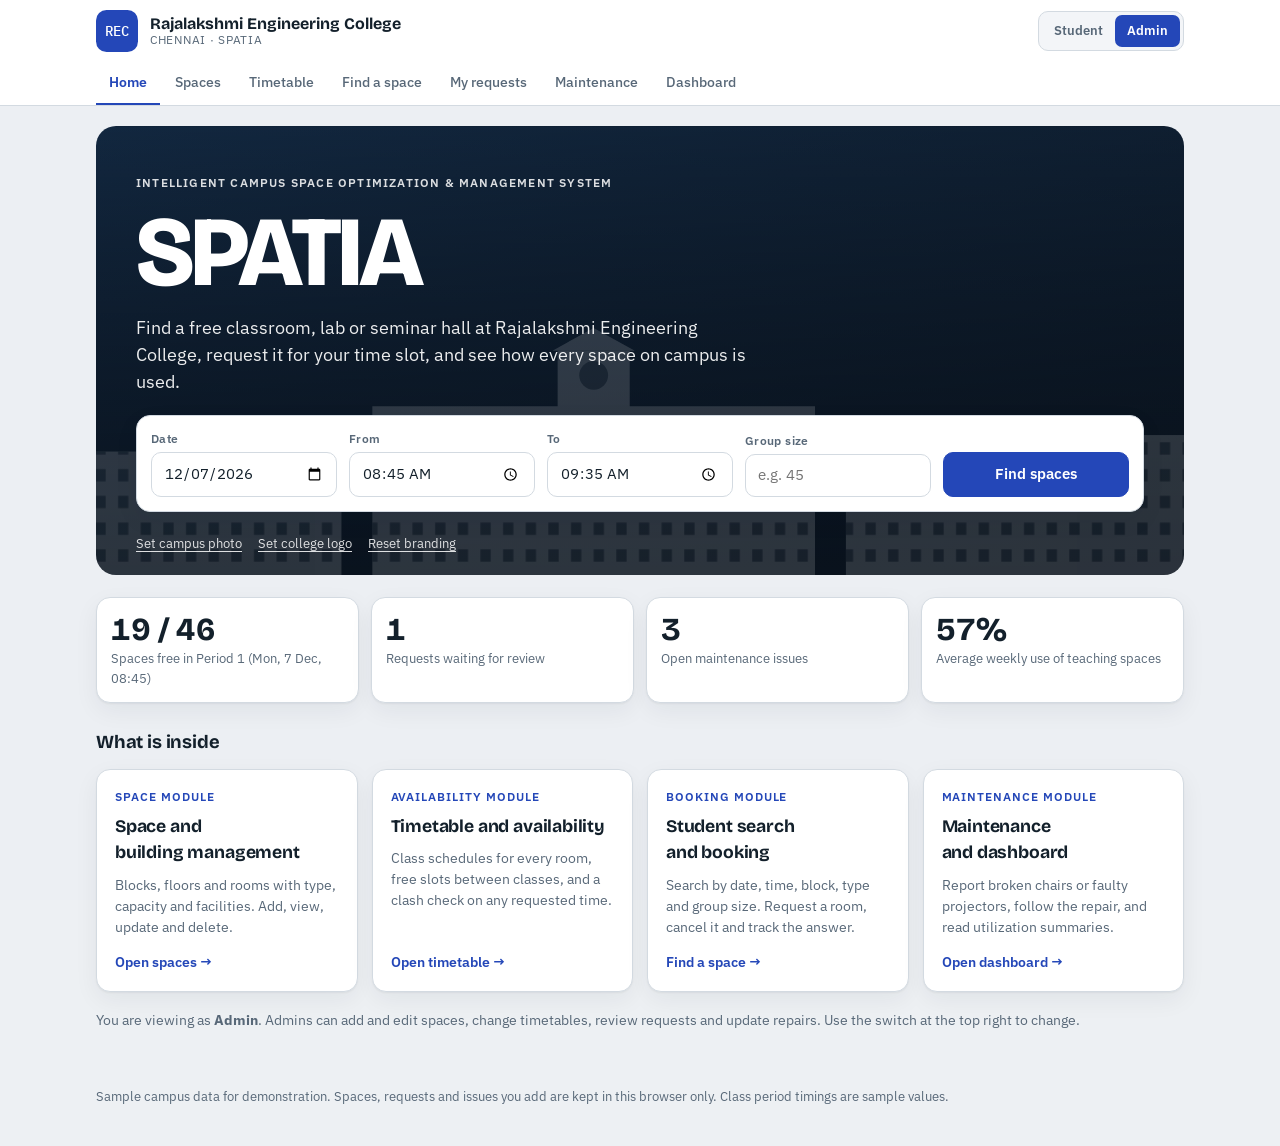
<file: Index.html>
<!doctype html><html><head><meta charset=utf8><meta name=viewport content="width=device-width,initial-scale=1,viewport-fit=cover"><style>:root{color-scheme:light;box-sizing:border-box;padding-top:env(safe-area-inset-top,0px);padding-bottom:env(safe-area-inset-bottom,0px)}html{scroll-padding-top:env(safe-area-inset-top,0px)}body{margin:0;padding:0;font:14px -apple-system,BlinkMacSystemFont,sans-serif;background:#fff;color:#000}img{max-width:100%}[hidden]:not([hidden=until-found i]){display:none!important}</style></head><body>
<title>SPATIA</title>
<meta name="claude:viewport-fit-sides" content="cover">
<link rel="preconnect" href="https://fonts.googleapis.com">
<link rel="preconnect" href="https://fonts.gstatic.com" crossorigin>
<link rel="stylesheet" href="https://fonts.googleapis.com/css2?family=Bricolage+Grotesque:opsz,wght@12..96,500..800&family=IBM+Plex+Sans:wght@400;500;600&family=IBM+Plex+Mono:wght@400;500&display=swap">
<style>
/* Layout: sticky header with college identity + role switch, scrolling nav, one page per module, photo as fixed backdrop under a theme veil */
:root{
  --bg:#EDF0F3; --surface:#FFFFFF; --surface-2:#F3F5F8; --fg:#13202B; --muted:#586878; --line:#D3DAE1;
  --accent:#2447B8; --accent-fg:#FFFFFF; --accent-soft:#E1E8FA;
  --free:#17724F; --free-soft:#DAF0E6; --warn:#8A5B00; --warn-soft:#FBEBC8; --bad:#B3261E; --bad-soft:#F9DEDB;
  --veil:rgba(237,240,243,.9); --shadow:0 1px 2px rgba(19,32,43,.06),0 8px 24px rgba(19,32,43,.06);
  --f-display:'Bricolage Grotesque',system-ui,sans-serif; --f-body:'IBM Plex Sans',system-ui,sans-serif; --f-mono:'IBM Plex Mono',ui-monospace,monospace;
}
@media (prefers-color-scheme: dark){
  :root:not([data-theme="light"]){
    --bg:#0C141B; --surface:#141F29; --surface-2:#1A2733; --fg:#E6ECF2; --muted:#93A3B3; --line:#2A3947;
    --accent:#8DA6FF; --accent-fg:#0C141B; --accent-soft:#1E2A52;
    --free:#5FD3A1; --free-soft:#12392B; --warn:#F0C25E; --warn-soft:#3D2F0A; --bad:#FF8A80; --bad-soft:#451A17;
    --veil:rgba(12,20,27,.9); --shadow:0 1px 2px rgba(0,0,0,.3),0 8px 24px rgba(0,0,0,.25); color-scheme:dark;
  }
}
:root[data-theme="dark"]{
  --bg:#0C141B; --surface:#141F29; --surface-2:#1A2733; --fg:#E6ECF2; --muted:#93A3B3; --line:#2A3947;
  --accent:#8DA6FF; --accent-fg:#0C141B; --accent-soft:#1E2A52;
  --free:#5FD3A1; --free-soft:#12392B; --warn:#F0C25E; --warn-soft:#3D2F0A; --bad:#FF8A80; --bad-soft:#451A17;
  --veil:rgba(12,20,27,.9); --shadow:0 1px 2px rgba(0,0,0,.3),0 8px 24px rgba(0,0,0,.25); color-scheme:dark;
}
*{box-sizing:border-box}
body{margin:0;background:var(--bg);color:var(--fg);font:15px/1.5 var(--f-body);min-height:100vh;position:relative}
body::before{content:"";position:fixed;inset:0 0 auto;height:env(safe-area-inset-top,0px);z-index:30;background:var(--surface)}
h1,h2,h3{font-family:var(--f-display);margin:0;text-wrap:balance;letter-spacing:-.01em}
p{margin:0}
a{color:inherit}
button{font:inherit;color:inherit}
:focus-visible{outline:2px solid var(--accent);outline-offset:2px}
.wrap{max-width:1120px;margin:0 auto;padding-left:max(16px,env(safe-area-inset-left,0px));padding-right:max(16px,env(safe-area-inset-right,0px))}

.bgphoto{position:fixed;inset:0;z-index:0;background:var(--photo,none) center/cover no-repeat}
.bgphoto::after{content:"";position:absolute;inset:0;background:var(--veil)}
header.top,main,footer.foot{position:relative;z-index:1}

header.top{position:sticky;top:env(safe-area-inset-top,0px);z-index:20;background:var(--surface);border-bottom:1px solid var(--line)}
.top-in{display:flex;align-items:center;justify-content:space-between;gap:12px;padding-block:10px}
.brand{display:flex;align-items:center;gap:12px;text-decoration:none;min-width:0}
.logo{width:42px;height:42px;flex:none;display:grid;place-items:center}
.logo img{width:100%;height:100%;object-fit:contain;display:block}
.brand-t{display:flex;flex-direction:column;min-width:0;line-height:1.2}
.brand-t b{font-family:var(--f-display);font-weight:700;font-size:16px;overflow:hidden;text-overflow:ellipsis;white-space:nowrap}
.brand-t small{color:var(--muted);font-size:12px;letter-spacing:.06em;text-transform:uppercase}
.role{display:flex;flex:none;border:1px solid var(--line);border-radius:10px;padding:3px;background:var(--surface-2)}
.role button{border:0;background:transparent;padding:6px 12px;border-radius:7px;font-size:13px;font-weight:600;cursor:pointer;color:var(--muted)}
.role button[aria-pressed="true"]{background:var(--accent);color:var(--accent-fg)}
.nav{display:flex;gap:2px;overflow-x:auto;scrollbar-width:none;padding-bottom:0}
.nav::-webkit-scrollbar{display:none}
.nav a{flex:none;text-decoration:none;padding:10px 13px;font-size:14px;font-weight:500;color:var(--muted);border-bottom:2px solid transparent}
.nav a[aria-current="page"]{color:var(--accent);border-bottom-color:var(--accent);font-weight:600}

main{padding-block:20px 56px}
.pagehead{display:flex;flex-direction:column;gap:6px;margin-bottom:18px}
.pagehead h1{font-size:clamp(1.7rem,5vw,2.3rem);font-weight:700}
.pagehead p{color:var(--muted);max-width:68ch}
.tagline{font-size:12px;font-weight:600;letter-spacing:.08em;text-transform:uppercase;color:var(--accent)}

.hero{position:relative;overflow:hidden;border-radius:20px;color:#fff;
  background:linear-gradient(180deg,rgba(8,16,26,.45),rgba(8,16,26,.88)),var(--photo,linear-gradient(160deg,#1a3a5e,#0d1824));background-size:cover;background-position:center;
  padding:clamp(24px,5vw,48px) clamp(16px,4vw,40px) 18px;margin-bottom:22px}
.hero-art{position:absolute;left:0;right:0;bottom:0;width:100%;height:55%;opacity:.14;pointer-events:none}
.has-photo .hero-art{display:none}
.hero-in{position:relative;display:flex;flex-direction:column;gap:14px}
.eyebrow{font-size:12px;font-weight:600;letter-spacing:.1em;text-transform:uppercase;opacity:.85}
.hero h1{font-size:clamp(3.2rem,13vw,6.2rem);font-weight:800;letter-spacing:-.035em;line-height:.95}
.lead{max-width:56ch;font-size:clamp(15px,2.4vw,18px);opacity:.92}
.quick{display:grid;grid-template-columns:repeat(auto-fit,minmax(120px,1fr));gap:12px;align-items:end;padding:14px;margin-top:6px;color:var(--fg)}
.brandbar{display:flex;flex-wrap:wrap;gap:6px 16px;margin-top:4px}
.link{background:none;border:0;padding:4px 0;cursor:pointer;color:#fff;opacity:.85;font-size:13px;text-decoration:underline;text-underline-offset:3px}
.link:hover{opacity:1}

.card{background:var(--surface);border:1px solid var(--line);border-radius:14px;box-shadow:var(--shadow)}
.grid{display:grid;gap:14px;grid-template-columns:repeat(auto-fill,minmax(250px,1fr))}
.grid.wide{grid-template-columns:repeat(auto-fill,minmax(300px,1fr))}
.stack{display:flex;flex-direction:column;gap:14px}
.sec-title{font-size:1.15rem;font-weight:700;margin:26px 0 12px}
.sub{color:var(--muted);font-size:14px}

.btn{display:inline-flex;align-items:center;justify-content:center;gap:6px;font-weight:600;padding:10px 16px;border-radius:10px;border:1px solid var(--accent);background:var(--accent);color:var(--accent-fg);cursor:pointer;text-decoration:none;min-height:42px}
.btn.ghost{background:transparent;color:var(--fg);border-color:var(--line)}
.btn.danger{color:var(--bad)}
.btn.sm{padding:6px 12px;font-size:13px;min-height:34px}
.btn:disabled{opacity:.5;cursor:not-allowed}
label{display:block;font-size:12px;font-weight:600;color:var(--muted);margin-bottom:4px;letter-spacing:.03em}
input,select,textarea{font:inherit;width:100%;min-height:42px;padding:9px 12px;border:1px solid var(--line);border-radius:10px;background:var(--surface);color:var(--fg)}
textarea{min-height:84px;resize:vertical}
input[type="checkbox"]{width:auto;min-height:0}
.check{display:flex;align-items:center;gap:8px;font-size:14px;color:var(--fg);font-weight:500;letter-spacing:0}

.pill{display:inline-block;font-size:12px;font-weight:600;padding:3px 10px;border-radius:999px;white-space:nowrap}
.pill.free{background:var(--free-soft);color:var(--free)}
.pill.warn{background:var(--warn-soft);color:var(--warn)}
.pill.bad{background:var(--bad-soft);color:var(--bad)}
.pill.mute{background:var(--surface-2);color:var(--muted)}
.pill.info{background:var(--accent-soft);color:var(--accent)}
.tag{display:inline-block;font-size:12px;padding:2px 8px;border-radius:6px;background:var(--surface-2);color:var(--muted);border:1px solid var(--line)}
.code{font-family:var(--f-mono);font-weight:500;font-size:18px}
.mono{font-family:var(--f-mono)}
.empty{padding:28px 16px;text-align:center;color:var(--muted);border:1px dashed var(--line);border-radius:14px;background:var(--surface)}

/* spaces */
.blocks{display:grid;grid-template-columns:repeat(auto-fit,minmax(200px,1fr));gap:10px;margin-bottom:16px}
.blk{display:flex;flex-direction:column;gap:2px;text-align:left;padding:12px 14px;border:1px solid var(--line);border-radius:12px;background:var(--surface);cursor:pointer}
.blk span{font-size:13px;color:var(--muted)}
.blk.on{border-color:var(--accent);background:var(--accent-soft)}
.blkwrap{position:relative}
.blkwrap .x{position:absolute;top:6px;right:6px;border:0;background:transparent;color:var(--muted);cursor:pointer;font-size:12px;padding:4px 6px;border-radius:6px}
.filters{display:grid;grid-template-columns:repeat(auto-fit,minmax(140px,1fr));gap:12px;padding:14px;align-items:end;margin-bottom:16px}
.sp{padding:14px;display:flex;flex-direction:column;gap:8px}
.sp header{display:flex;justify-content:space-between;align-items:center;gap:8px}
.sp .meta{color:var(--muted);font-size:13px}
.sp .cap b{font-family:var(--f-display);font-size:22px}
.sp .fac{display:flex;flex-wrap:wrap;gap:5px}
.sp footer{display:flex;flex-wrap:wrap;gap:6px;margin-top:auto;padding-top:6px}
.toolbar{display:flex;flex-wrap:wrap;gap:8px;justify-content:space-between;align-items:center;margin-bottom:12px}

/* timetable */
.scroll{overflow-x:auto;border:1px solid var(--line);border-radius:14px;background:var(--surface)}
table.tt{border-collapse:collapse;width:100%;min-width:700px}
table.tt th,table.tt td{border-bottom:1px solid var(--line);border-right:1px solid var(--line);padding:0;vertical-align:top}
table.tt th:last-child,table.tt td:last-child{border-right:0}
table.tt tr:last-child th,table.tt tr:last-child td{border-bottom:0}
table.tt thead th{padding:10px;font-size:13px;background:var(--surface-2);text-align:left}
table.tt tbody th{padding:8px 10px;text-align:left;font-size:13px;white-space:nowrap;background:var(--surface-2);width:92px}
table.tt tbody th small{display:block;font-family:var(--f-mono);font-weight:400;color:var(--muted);font-size:11px}
.cell{display:block;width:100%;min-height:56px;padding:8px 10px;border:0;background:transparent;text-align:left;font-size:12.5px;line-height:1.35;color:var(--muted)}
button.cell{cursor:pointer}
.cell.on{background:var(--accent-soft);color:var(--fg)}
.cell.sel{outline:2px solid var(--accent);outline-offset:-2px}
.windows{display:grid;gap:8px}
.win{display:flex;flex-wrap:wrap;gap:6px 10px;align-items:center;padding:10px 12px}
.win b{min-width:44px}
.slot{font-family:var(--f-mono);font-size:12.5px;padding:2px 8px;border-radius:6px;background:var(--free-soft);color:var(--free)}

/* find + results */
.res{display:flex;flex-direction:column;gap:8px;padding:14px}
.res header{display:flex;justify-content:space-between;align-items:center;gap:8px}
.res .row{display:flex;flex-wrap:wrap;gap:6px 12px;color:var(--muted);font-size:13px}
.res footer{display:flex;align-items:center;justify-content:space-between;gap:8px;margin-top:4px}
details.na{margin-top:18px;border:1px solid var(--line);border-radius:14px;background:var(--surface)}
details.na summary{padding:12px 14px;cursor:pointer;font-weight:600}
details.na ul{list-style:none;margin:0;padding:0 14px 8px}
details.na li{display:flex;flex-wrap:wrap;gap:4px 12px;padding:8px 0;border-top:1px solid var(--line);font-size:14px}
details.na li span{color:var(--muted)}

/* requests and issues */
.tabs{display:flex;gap:6px;flex-wrap:wrap;margin-bottom:14px}
.tabs button{border:1px solid var(--line);background:var(--surface);padding:7px 14px;border-radius:999px;font-size:13px;font-weight:600;cursor:pointer;color:var(--muted)}
.tabs button[aria-pressed="true"]{background:var(--accent);border-color:var(--accent);color:var(--accent-fg)}
.item{padding:14px;display:flex;flex-direction:column;gap:8px}
.item header{display:flex;justify-content:space-between;align-items:flex-start;gap:8px}
.item .row{display:flex;flex-wrap:wrap;gap:4px 14px;color:var(--muted);font-size:13px}
.item .acts{display:flex;flex-wrap:wrap;gap:6px;margin-top:2px}
.steps{display:flex;list-style:none;margin:2px 0 0;padding:0;gap:6px}
.steps li{flex:1;font-size:12px;color:var(--muted);padding-top:8px;border-top:3px solid var(--line)}
.steps li.done{border-top-color:var(--free);color:var(--fg)}
.steps li.cur{border-top-color:var(--accent);color:var(--fg);font-weight:600}
.two{display:grid;grid-template-columns:minmax(0,340px) minmax(0,1fr);gap:18px;align-items:start}
.form{display:flex;flex-direction:column;gap:12px}
.form h2{font-size:1.25rem}
.form .pair{display:grid;grid-template-columns:repeat(auto-fit,minmax(120px,1fr));gap:12px}
.err{color:var(--bad);font-size:13px;min-height:1.2em}
.formcard{padding:16px}

/* dashboard */
.kpis{display:grid;grid-template-columns:repeat(auto-fit,minmax(150px,1fr));gap:12px}
.kpi{padding:14px;display:flex;flex-direction:column;gap:2px;text-decoration:none}
.kpi b{font-family:var(--f-display);font-size:2rem;line-height:1.1;font-variant-numeric:tabular-nums}
.kpi span{font-size:13px;color:var(--muted)}
.panels{display:grid;grid-template-columns:repeat(auto-fit,minmax(300px,1fr));gap:14px}
.panel{padding:16px;display:flex;flex-direction:column;gap:12px;min-width:0}
.panel h3{font-size:1rem}
.bar{display:grid;grid-template-columns:minmax(70px,120px) 1fr 44px;gap:10px;align-items:center;font-size:13px}
.bt{height:12px;border-radius:6px;background:var(--surface-2);overflow:hidden;border:1px solid var(--line)}
.bt i{display:block;height:100%;background:var(--accent);border-radius:6px 0 0 6px}
.bv{text-align:right;font-variant-numeric:tabular-nums;font-family:var(--f-mono)}
.heat{display:grid;grid-template-columns:44px repeat(5,minmax(0,1fr));gap:3px;font-size:12px}
.heat div{padding:8px 2px;text-align:center;border-radius:5px;font-variant-numeric:tabular-nums}
.heat .h{color:var(--muted);font-weight:600;padding:4px 0;background:none}
.heat .p{color:var(--muted);font-family:var(--f-mono);background:none;text-align:left;padding-left:0}
table.plain{width:100%;border-collapse:collapse;font-size:14px}
table.plain th,table.plain td{text-align:left;padding:8px 6px;border-top:1px solid var(--line)}
table.plain th{font-size:12px;color:var(--muted);border-top:0}
table.plain td:last-child,table.plain th:last-child{text-align:right;font-variant-numeric:tabular-nums}

/* home */
.mods{display:grid;grid-template-columns:repeat(auto-fit,minmax(240px,1fr));gap:14px}
.mod{padding:18px;display:flex;flex-direction:column;gap:8px;text-decoration:none}
.mod h3{font-size:1.1rem}
.mod p{color:var(--muted);font-size:14px}
.mod .go{margin-top:auto;font-weight:600;color:var(--accent);font-size:14px;padding-top:6px}

/* modal + toast */
.modal{position:fixed;inset:0;z-index:50;background:rgba(6,12,18,.6);display:flex;align-items:flex-end;justify-content:center}
.sheet{background:var(--surface);color:var(--fg);width:min(580px,100%);max-height:92vh;overflow:auto;border-radius:18px 18px 0 0;padding:20px max(16px,env(safe-area-inset-left,0px)) calc(22px + env(safe-area-inset-bottom,0px)) max(16px,env(safe-area-inset-left,0px))}
@media(min-width:640px){.modal{align-items:center}.sheet{border-radius:18px;padding:24px}}
.kv{display:grid;grid-template-columns:auto 1fr;gap:6px 14px;font-size:14px;margin:12px 0}
.kv dt{color:var(--muted)}.kv dd{margin:0}
.toast{position:fixed;left:50%;transform:translateX(-50%);bottom:calc(18px + env(safe-area-inset-bottom,0px));z-index:60;background:var(--fg);color:var(--bg);padding:10px 16px;border-radius:10px;font-size:14px;max-width:calc(100% - 32px);box-shadow:var(--shadow)}
footer.foot{padding-block:0 40px;color:var(--muted);font-size:13px}
@media(max-width:720px){.two{grid-template-columns:minmax(0,1fr)}.brand-t b{font-size:14px}}
@media(prefers-reduced-motion:reduce){*{transition:none!important;scroll-behavior:auto!important}}
</style>

<div class="bgphoto" id="bg" aria-hidden="true"></div>

<header class="top">
  <div class="wrap">
    <div class="top-in">
      <a class="brand" href="#home" aria-label="SPATIA home">
        <span class="logo" id="logo"></span>
        <span class="brand-t"><b>Rajalakshmi Engineering College</b><small>Chennai · SPATIA</small></span>
      </a>
      <div class="role" role="group" aria-label="View as">
        <button type="button" data-role="student" aria-pressed="false">Student</button>
        <button type="button" data-role="admin" aria-pressed="true">Admin</button>
      </div>
    </div>
    <nav class="nav" id="nav" aria-label="Sections"></nav>
  </div>
</header>

<main class="wrap" id="view" tabindex="-1"></main>

<footer class="foot wrap">
  <p>Sample campus data for demonstration. Spaces, requests and issues you add are kept in this browser only. Class period timings are sample values.</p>
</footer>

<input type="file" id="photoIn" accept="image/*" hidden>
<input type="file" id="logoIn" accept="image/*" hidden>
<div class="modal" id="modal" hidden><div class="sheet" id="sheet" role="dialog" aria-modal="true"></div></div>
<div class="toast" id="toast" role="status" hidden></div>

<script>
(function(){
'use strict';
var $=function(s,r){return (r||document).querySelector(s)};
var esc=function(s){return String(s==null?'':s).replace(/[&<>"']/g,function(c){return {'&':'&amp;','<':'&lt;','>':'&gt;','"':'&quot;',"'":'&#39;'}[c]})};
var store={
  get:function(k,d){try{var v=localStorage.getItem('spatia.'+k);return v?JSON.parse(v):d}catch(e){return d}},
  set:function(k,v){try{localStorage.setItem('spatia.'+k,JSON.stringify(v));return true}catch(e){return false}},
  del:function(k){try{localStorage.removeItem('spatia.'+k)}catch(e){}}
};

/* ---------- time helpers ---------- */
var DAYS=['Sun','Mon','Tue','Wed','Thu','Fri','Sat'];
var MONTHS=['Jan','Feb','Mar','Apr','May','Jun','Jul','Aug','Sep','Oct','Nov','Dec'];
var PERIODS=[[525,575],[575,625],[640,690],[690,740],[790,840],[840,890],[905,955],[955,1005]];
var DAY_START=525,DAY_END=1005;
function fmt(m){return String(Math.floor(m/60)).padStart(2,'0')+':'+String(m%60).padStart(2,'0')}
function toMin(t){if(!t)return NaN;var p=t.split(':');return (+p[0])*60+(+p[1])}
function iso(d){return d.getFullYear()+'-'+String(d.getMonth()+1).padStart(2,'0')+'-'+String(d.getDate()).padStart(2,'0')}
function parseISO(s){var p=s.split('-').map(Number);return new Date(p[0],p[1]-1,p[2])}
function dow(s){return parseISO(s).getDay()}
function addDays(s,n){var d=parseISO(s);d.setDate(d.getDate()+n);return iso(d)}
function nextWorking(s){var x=s;while(dow(x)===0||dow(x)===6)x=addDays(x,1);return x}
function pretty(s){var d=parseISO(s);return DAYS[d.getDay()]+', '+d.getDate()+' '+MONTHS[d.getMonth()]}
function todayISO(){return iso(new Date())}
function rng(seed){return function(){seed|=0;seed=seed+0x6D2B79F5|0;var t=Math.imul(seed^seed>>>15,1|seed);t=t+Math.imul(t^t>>>7,61|t)^t;return((t^t>>>14)>>>0)/4294967296}}

/* ---------- seed data ---------- */
var TYPES=['Classroom','Lab','Seminar Hall','Study Space'];
var FAC={'Classroom':['Projector','Whiteboard','Wi-Fi'],'Lab':['Workstations','Wi-Fi','AC'],'Seminar Hall':['Projector','Mic & PA','AC','Wi-Fi'],'Study Space':['Wi-Fi','Charging points','Quiet zone']};
var CATS=['Furniture','Projector / AV','Electrical','Air conditioning','Network / Wi-Fi','Cleaning','Other'];
var GROUPS=['CSE-II A','CSE-II B','AIML-I A','AIML-III','IT-II','ECE-II A','ECE-III','MECH-II','EEE-III','CSBS-I'];
var COURSES=['Data Structures','Engineering Mathematics','Database Systems','Operating Systems','Physics','Chemistry','Machine Learning','Computer Networks','Python Programming','Digital Logic','OOP with Java','Software Engineering','Technical English'];

function seedSpaces(){
  var r=rng(11),id=0,out=[];
  function add(b,floor,num,type,cap,extra){id++;out.push({id:'s'+id,code:b+'-'+num,building:b,floor:floor,type:type,capacity:cap,facilities:FAC[type].concat(extra||[]),active:true})}
  var f,n;
  for(f=1;f<=4;f++)for(n=1;n<=4;n++)add('A',f,f*100+n,'Classroom',[60,60,66,72][n-1],r()>.5?['AC']:[]);
  add('A',1,'SH1','Seminar Hall',150);
  for(f=1;f<=3;f++){add('B',f,f*100+1,'Classroom',66,r()>.5?['AC']:[]);add('B',f,f*100+2,'Classroom',60);add('B',f,f*100+3,'Lab',40);add('B',f,f*100+4,'Lab',36)}
  add('B',4,401,'Lab',40);add('B',4,402,'Lab',40);
  for(f=1;f<=3;f++){add('C',f,f*100+1,'Lab',30);add('C',f,f*100+2,'Lab',30);add('C',f,f*100+3,'Classroom',54)}
  add('L',2,'SH1','Seminar Hall',200);add('L',3,'SR1','Seminar Hall',80);
  add('L',1,'ST1','Study Space',24);add('L',2,'ST2','Study Space',16);add('L',3,'ST3','Study Space',12);add('L',3,'ST4','Study Space',30);
  return out;
}
function seedTT(list){
  var r=rng(77),tt={};
  list.forEach(function(s){
    if(s.type==='Study Space')return;
    var p={'Classroom':.64,'Lab':.5,'Seminar Hall':.18}[s.type];
    for(var d=1;d<=5;d++)for(var k=1;k<=8;k++){
      if(r()<p)tt[s.id+'|'+d+'|'+k]=GROUPS[Math.floor(r()*GROUPS.length)]+' · '+COURSES[Math.floor(r()*COURSES.length)];
    }
  });
  return tt;
}
var seedSp=seedSpaces();
var ttBase=seedTT(seedSp);
var spaces=store.get('spaces',null)||seedSp;
var blocks=store.get('blocks',null)||[
  {id:'A',name:'Block A',note:'Main academic block',floors:4},
  {id:'B',name:'Block B',note:'Computing block',floors:4},
  {id:'C',name:'Block C',note:'Science and labs',floors:3},
  {id:'L',name:'Library Block',note:'Library and seminar block',floors:3}
];
var ttOver=store.get('tt',{});
var issues=store.get('issues',null);
var bookings=store.get('bookings',null);
var profile=store.get('profile',{name:'',roll:''});
var role=store.get('role','admin');

function sv(){store.set('spaces',spaces);store.set('blocks',blocks);store.set('tt',ttOver);store.set('issues',issues);store.set('bookings',bookings)}

/* ---------- core logic ---------- */
function classAt(id,d,k){var key=id+'|'+d+'|'+k;if(Object.prototype.hasOwnProperty.call(ttOver,key))return ttOver[key];return ttBase[key]||null}
function blockedByMaint(sp){return issues.find(function(i){return i.spaceId===sp.id&&i.sev==='High'&&i.status!=='Resolved'})}
function busy(sp,date,ignoreId){
  var out=[],d=dow(date);
  if(d>=1&&d<=5)PERIODS.forEach(function(p,i){var c=classAt(sp.id,d,i+1);if(c)out.push({s:p[0],e:p[1],kind:'class',label:c})});
  bookings.forEach(function(b){
    if(b.spaceId===sp.id&&b.date===date&&b.id!==ignoreId&&(b.status==='Pending'||b.status==='Approved'))
      out.push({s:toMin(b.from),e:toMin(b.to),kind:b.status==='Approved'?'booked':'pending',label:b.purpose});
  });
  return out.sort(function(a,b){return a.s-b.s});
}
/* overlap rule: two intervals clash when each starts before the other ends */
function check(sp,date,s,e,ignoreId){
  if(!sp.active)return {ok:false,reason:'Not in service'};
  if(blockedByMaint(sp))return {ok:false,reason:'Under maintenance'};
  var c=busy(sp,date,ignoreId).find(function(x){return x.s<e&&s<x.e});
  if(c)return {ok:false,reason:(c.kind==='class'?'Class: ':c.kind==='booked'?'Booked: ':'Pending request: ')+c.label+' ('+fmt(c.s)+'–'+fmt(c.e)+')'};
  return {ok:true};
}
function gapsFrom(bs){
  var cur=DAY_START,g=[];
  bs.slice().sort(function(a,b){return a.s-b.s}).forEach(function(b){if(b.s>cur)g.push([cur,b.s]);cur=Math.max(cur,b.e)});
  if(cur<DAY_END)g.push([cur,DAY_END]);
  return g.filter(function(x){return x[1]-x[0]>=20});
}
function freeGaps(sp,date){return gapsFrom(busy(sp,date))}
function classGaps(sp,d){
  var bs=[];PERIODS.forEach(function(p,i){if(classAt(sp.id,d,i+1))bs.push({s:p[0],e:p[1]})});return gapsFrom(bs);
}
function refSlot(){
  var now=new Date(),date=iso(now),m=now.getHours()*60+now.getMinutes();
  if(dow(date)===0||dow(date)===6)return {date:nextWorking(date),k:1,live:false};
  var idx=-1;for(var i=0;i<PERIODS.length;i++){if(m<PERIODS[i][1]){idx=i;break}}
  if(idx===-1)return {date:nextWorking(addDays(date,1)),k:1,live:false};
  return {date:date,k:idx+1,live:m>=PERIODS[idx][0]};
}
function weekDates(){var t=todayISO(),d=dow(t),mon=addDays(t,d===0?-6:1-d);return [0,1,2,3,4].map(function(i){return addDays(mon,i)})}
function occ(sp,date){
  var set={};
  busy(sp,date).forEach(function(b){if(b.kind==='pending')return;PERIODS.forEach(function(p,i){if(b.s<p[1]&&p[0]<b.e)set[i+1]=1})});
  return set;
}
function util(sp){var n=0;weekDates().forEach(function(d){n+=Object.keys(occ(sp,d)).length});return n/40}
function teaching(){return spaces.filter(function(s){return s.active&&s.type!=='Study Space'})}
function sortedSpaces(){
  var order=blocks.map(function(b){return b.id});
  return spaces.slice().sort(function(a,b){var x=order.indexOf(a.building)-order.indexOf(b.building);if(x)return x;if(a.floor!==b.floor)return a.floor-b.floor;return String(a.code).localeCompare(String(b.code),undefined,{numeric:true})});
}
function blockName(id){var b=blocks.find(function(x){return x.id===id});return b?b.name:id}
function spaceById(id){return spaces.find(function(s){return s.id===id})}
function firstFreePeriod(sp,date,from){
  for(var j=0;j<8;j++){var k=((from-1+j)%8)+1;if(check(sp,date,PERIODS[k-1][0],PERIODS[k-1][1]).ok)return k}
  return null;
}

/* seed requests and issues (relative to today) */
if(!issues){
  issues=[];
  var d0=todayISO();
  [['B-102','Projector / AV','Medium','Projector flickers after about 20 minutes of use.','In progress',-3],
   ['A-203','Furniture','Low','Three broken chairs in the last row.','Reported',-1],
   ['C-302','Electrical','High','Ceiling fan and two wall sockets are not working.','Reported',0],
   ['L-ST1','Network / Wi-Fi','Low','Wi-Fi drops every few minutes near the window desks.','Resolved',-6]
  ].forEach(function(x,i){var sp=seedSp.find(function(s){return s.code===x[0]});if(sp)issues.push({id:'i'+(i+1),spaceId:sp.id,cat:x[1],sev:x[2],desc:x[3],status:x[4],reported:addDays(d0,x[5]),by:'Faculty'})});
}
if(!bookings){
  bookings=[];
  var base=nextWorking(todayISO());
  [['A-SH1',0,6,'Pending','Placement orientation talk',140],['B-103',0,3,'Approved','Project review session',34],['L-ST2',1,2,'Approved','Group study before internals',10],['A-201',1,7,'Rejected','Extra class during exam prep week',55]].forEach(function(x,i){
    var sp=spaces.find(function(s){return s.code===x[0]});if(!sp)return;
    var date=x[1]?nextWorking(addDays(base,x[1])):base;
    var k=firstFreePeriod(sp,date,x[2]);if(!k)return;
    bookings.push({id:'b'+(i+1),spaceId:sp.id,date:date,from:fmt(PERIODS[k-1][0]),to:fmt(PERIODS[k-1][1]),purpose:x[4],by:'Sample student',roll:'',attendees:x[5],status:x[3],created:new Date(Date.now()-(i+1)*5*3600e3).toISOString()});
  });
}

/* ---------- state ---------- */
var rs0=refSlot();
var st={
  sp:{q:'',block:'',type:''},
  find:{date:rs0.date,from:fmt(PERIODS[rs0.k-1][0]),to:fmt(PERIODS[rs0.k-1][1]),block:'',type:'',size:''},
  rq:{tab:'All'},
  mt:{show:'Open'},
  tt:{space:null,sel:null}
};
var isAdmin=function(){return role==='admin'};

/* ---------- UI helpers ---------- */
var toastTimer=null;
function toast(msg){var t=$('#toast');t.textContent=msg;t.hidden=false;clearTimeout(toastTimer);toastTimer=setTimeout(function(){t.hidden=true},3000)}
var lastFocus=null;
function openModal(html){lastFocus=document.activeElement;$('#sheet').innerHTML=html;$('#modal').hidden=false;var f=$('#sheet input,#sheet select,#sheet textarea,#sheet button');if(f)f.focus()}
function closeModal(){$('#modal').hidden=true;$('#sheet').innerHTML='';if(lastFocus&&lastFocus.focus)try{lastFocus.focus()}catch(e){}}
function statusPill(s){return '<span class="pill '+({Pending:'warn',Approved:'free',Rejected:'bad',Cancelled:'mute'}[s]||'mute')+'">'+esc(s)+'</span>'}
function fmtWhen(c){try{return new Date(c).toLocaleString('en-IN',{day:'numeric',month:'short',hour:'2-digit',minute:'2-digit'})}catch(e){return ''}}
function opts(list,sel,blank){return (blank?'<option value="">'+esc(blank)+'</option>':'')+list.map(function(x){var v=typeof x==='object'?x.v:x,l=typeof x==='object'?x.l:x;return '<option value="'+esc(v)+'"'+(String(v)===String(sel)?' selected':'')+'>'+esc(l)+'</option>'}).join('')}
function spaceOptions(sel){
  var all=sortedSpaces();
  return blocks.map(function(b){var l=all.filter(function(s){return s.building===b.id});if(!l.length)return '';return '<optgroup label="'+esc(b.name)+'">'+l.map(function(s){return '<option value="'+s.id+'"'+(s.id===sel?' selected':'')+'>'+esc(s.code)+' · '+esc(s.type)+'</option>'}).join('')+'</optgroup>'}).join('');
}
function periodOptions(sel){return '<option value="">Custom time</option>'+PERIODS.map(function(p,i){return '<option value="'+(i+1)+'"'+(String(sel)===String(i+1)?' selected':'')+'>Period '+(i+1)+' · '+fmt(p[0])+'–'+fmt(p[1])+'</option>'}).join('')}
function periodOf(from,to){for(var i=0;i<PERIODS.length;i++){if(fmt(PERIODS[i][0])===from&&fmt(PERIODS[i][1])===to)return i+1}return ''}

/* ---------- branding ---------- */
var MONO='<svg viewBox="0 0 40 40" width="42" height="42" aria-hidden="true"><rect width="40" height="40" rx="10" style="fill:var(--accent)"/><text x="20" y="25" text-anchor="middle" font-family="IBM Plex Mono,monospace" font-weight="500" font-size="13" style="fill:var(--accent-fg)">REC</text></svg>';
function applyBrand(){
  var photo=store.get('photo',null),logo=store.get('logo',null),root=document.documentElement;
  if(photo){root.style.setProperty('--photo','url("'+photo+'")');root.classList.add('has-photo')}
  else{root.style.removeProperty('--photo');root.classList.remove('has-photo')}
  $('#logo').innerHTML=logo?'<img alt="Rajalakshmi Engineering College logo" src="'+logo+'">':MONO;
}
function readImage(file,max,type,cb){
  var fr=new FileReader();
  fr.onload=function(){var img=new Image();
    img.onload=function(){var sc=Math.min(1,max/Math.max(img.width,img.height));var c=document.createElement('canvas');c.width=Math.max(1,Math.round(img.width*sc));c.height=Math.max(1,Math.round(img.height*sc));c.getContext('2d').drawImage(img,0,0,c.width,c.height);cb(c.toDataURL(type,.82))};
    img.onerror=function(){toast('That file could not be read as an image.')};img.src=fr.result};
  fr.readAsDataURL(file);
}
$('#photoIn').addEventListener('change',function(e){var f=e.target.files[0];if(!f)return;readImage(f,1600,'image/jpeg',function(u){if(store.set('photo',u)){applyBrand();toast('Campus photo updated.')}else{toast('Photo is too large to keep. Try a smaller image.')}});e.target.value=''});
$('#logoIn').addEventListener('change',function(e){var f=e.target.files[0];if(!f)return;readImage(f,300,'image/png',function(u){if(store.set('logo',u)){applyBrand();toast('College logo updated.')}else{toast('Logo is too large to keep. Try a smaller image.')}});e.target.value=''});

/* ---------- views ---------- */
var HERO_ART='<svg class="hero-art" viewBox="0 0 1200 240" preserveAspectRatio="xMidYMax slice" aria-hidden="true" focusable="false"><defs><pattern id="win" width="22" height="26" patternUnits="userSpaceOnUse"><rect x="5" y="7" width="10" height="12" fill="#0E1A26" opacity=".6"/></pattern></defs><g fill="#fff"><rect x="20" y="120" width="290" height="120"/><rect x="20" y="120" width="290" height="120" fill="url(#win)"/><rect x="340" y="76" width="430" height="164"/><rect x="340" y="76" width="430" height="164" fill="url(#win)"/><rect x="520" y="22" width="70" height="60"/><polygon points="515,22 555,0 595,22"/><circle cx="555" cy="46" r="14" fill="#0E1A26" opacity=".6"/><rect x="800" y="104" width="380" height="136"/><rect x="800" y="104" width="380" height="136" fill="url(#win)"/></g></svg>';

function renderHome(){
  var rs=refSlot(),p=PERIODS[rs.k-1],f=st.find;
  var free=spaces.filter(function(s){return check(s,rs.date,p[0],p[1]).ok}).length;
  var active=spaces.filter(function(s){return s.active}).length;
  var openIssues=issues.filter(function(i){return i.status!=='Resolved'}).length;
  var pend=bookings.filter(function(b){return b.status==='Pending'}).length;
  return '<section class="hero">'+HERO_ART+'<div class="hero-in">'+
    '<p class="eyebrow">Intelligent Campus Space Optimization &amp; Management System</p>'+
    '<h1>SPATIA</h1>'+
    '<p class="lead">Find a free classroom, lab or seminar hall at Rajalakshmi Engineering College, request it for your time slot, and see how every space on campus is used.</p>'+
    '<form class="quick card" id="quickForm">'+
      '<div><label for="qDate">Date</label><input id="qDate" type="date" required value="'+esc(f.date)+'"></div>'+
      '<div><label for="qFrom">From</label><input id="qFrom" type="time" step="300" required value="'+esc(f.from)+'"></div>'+
      '<div><label for="qTo">To</label><input id="qTo" type="time" step="300" required value="'+esc(f.to)+'"></div>'+
      '<div><label for="qSize">Group size</label><input id="qSize" type="number" min="1" max="500" placeholder="e.g. 45" value="'+esc(f.size)+'"></div>'+
      '<button class="btn" type="submit">Find spaces</button>'+
    '</form>'+
    '<div class="brandbar"><button type="button" class="link" data-act="pick-photo">Set campus photo</button><button type="button" class="link" data-act="pick-logo">Set college logo</button><button type="button" class="link" data-act="reset-brand">Reset branding</button></div>'+
  '</div></section>'+
  '<div class="kpis">'+
    '<a class="card kpi" href="#find"><b>'+free+' / '+active+'</b><span>Spaces free in Period '+rs.k+' ('+pretty(rs.date)+', '+fmt(p[0])+')</span></a>'+
    '<a class="card kpi" href="#requests"><b>'+pend+'</b><span>Requests waiting for review</span></a>'+
    '<a class="card kpi" href="#maintenance"><b>'+openIssues+'</b><span>Open maintenance issues</span></a>'+
    '<a class="card kpi" href="#dashboard"><b>'+Math.round(teaching().reduce(function(a,s){return a+util(s)},0)/Math.max(1,teaching().length)*100)+'%</b><span>Average weekly use of teaching spaces</span></a>'+
  '</div>'+
  '<h2 class="sec-title">What is inside</h2>'+
  '<div class="mods">'+
    mod('spaces','Space module','Space and building management','Blocks, floors and rooms with type, capacity and facilities. Add, view, update and delete.','Open spaces')+
    mod('timetable','Availability module','Timetable and availability','Class schedules for every room, free slots between classes, and a clash check on any requested time.','Open timetable')+
    mod('find','Booking module','Student search and booking','Search by date, time, block, type and group size. Request a room, cancel it and track the answer.','Find a space')+
    mod('dashboard','Maintenance module','Maintenance and dashboard','Report broken chairs or faulty projectors, follow the repair, and read utilization summaries.','Open dashboard')+
  '</div>'+
  '<p class="sub" style="margin-top:18px">You are viewing as <b>'+(isAdmin()?'Admin':'Student')+'</b>. '+(isAdmin()?'Admins can add and edit spaces, change timetables, review requests and update repairs.':'Students can search, request, cancel and report issues.')+' Use the switch at the top right to change.</p>';
}
function mod(h,tag,title,txt,go){return '<a class="card mod" href="#'+h+'"><span class="tagline">'+tag+'</span><h3>'+title+'</h3><p>'+txt+'</p><span class="go">'+go+' →</span></a>'}

/* Spaces (module 1) */
function spaceCard(s){
  var m=blockedByMaint(s);
  return '<article class="card sp"><header><span class="code">'+esc(s.code)+'</span><span class="pill '+(m?'bad':s.active?'free':'mute')+'">'+(m?'Under maintenance':s.active?'In service':'Not in service')+'</span></header>'+
    '<p class="meta">'+esc(s.type)+' · '+esc(blockName(s.building))+' · Floor '+s.floor+'</p>'+
    '<p class="cap"><b>'+s.capacity+'</b> seats</p>'+
    '<p class="fac">'+s.facilities.map(function(x){return '<span class="tag">'+esc(x)+'</span>'}).join('')+'</p>'+
    '<footer><button class="btn sm" data-act="detail" data-id="'+s.id+'">Details</button>'+
    (isAdmin()?'<button class="btn sm ghost" data-act="edit-space" data-id="'+s.id+'">Edit</button><button class="btn sm ghost danger" data-act="del-space" data-id="'+s.id+'">Delete</button>':'')+'</footer></article>';
}
function blocksHTML(){
  return blocks.map(function(b){
    var n=spaces.filter(function(s){return s.building===b.id}).length;
    return '<div class="blkwrap"><button type="button" class="blk '+(st.sp.block===b.id?'on':'')+'" data-act="filter-block" data-id="'+esc(b.id)+'" aria-pressed="'+(st.sp.block===b.id)+'"><b>'+esc(b.name)+'</b><span>'+n+' spaces · '+b.floors+' floors</span><span>'+esc(b.note||'')+'</span></button>'+
      (isAdmin()&&n===0?'<button type="button" class="x" data-act="del-block" data-id="'+esc(b.id)+'" aria-label="Remove '+esc(b.name)+'">Remove</button>':'')+'</div>';
  }).join('');
}
function spaceListHTML(){
  var f=st.sp,q=f.q.trim().toLowerCase();
  var l=sortedSpaces().filter(function(s){return (!f.block||s.building===f.block)&&(!f.type||s.type===f.type)&&(!q||(s.code+' '+s.type+' '+s.facilities.join(' ')).toLowerCase().indexOf(q)>-1)});
  if(!l.length)return '<div class="empty">No spaces match these filters.</div>';
  return '<p class="sub" style="margin-bottom:10px">'+l.length+' of '+spaces.length+' spaces</p><div class="grid">'+l.map(spaceCard).join('')+'</div>';
}
function renderSpaces(){
  return '<div class="pagehead"><span class="tagline">Space module</span><h1>Spaces and blocks</h1><p>Every block, floor and room on campus with its type, capacity and facilities.</p></div>'+
  '<div class="toolbar"><span class="sub">Select a block to filter the list.</span>'+(isAdmin()?'<span style="display:flex;gap:8px;flex-wrap:wrap"><button class="btn ghost sm" data-act="add-block">Add block</button><button class="btn sm" data-act="add-space">Add space</button></span>':'')+'</div>'+
  '<div class="blocks" id="blkStrip">'+blocksHTML()+'</div>'+
  '<div class="card filters"><div><label for="sQ">Search</label><input id="sQ" type="search" placeholder="Room code, type or facility" data-m="sp.q" data-r="spaces" value="'+esc(st.sp.q)+'"></div>'+
  '<div><label for="sBlock">Block</label><select id="sBlock" data-m="sp.block" data-r="spaces">'+opts(blocks.map(function(b){return {v:b.id,l:b.name}}),st.sp.block,'All blocks')+'</select></div>'+
  '<div><label for="sType">Type</label><select id="sType" data-m="sp.type" data-r="spaces">'+opts(TYPES,st.sp.type,'All types')+'</select></div></div>'+
  '<div id="spList">'+spaceListHTML()+'</div>';
}
function openDetail(id){
  var s=spaceById(id);if(!s)return;
  var date=st.find.date,gaps=freeGaps(s,date),issuesOpen=issues.filter(function(i){return i.spaceId===id&&i.status!=='Resolved'});
  openModal('<div class="form"><div style="display:flex;justify-content:space-between;gap:10px;align-items:flex-start"><h2 class="mono">'+esc(s.code)+'</h2><button class="btn ghost sm" data-act="close-modal">Close</button></div>'+
    '<dl class="kv"><dt>Type</dt><dd>'+esc(s.type)+'</dd><dt>Location</dt><dd>'+esc(blockName(s.building))+', floor '+s.floor+'</dd><dt>Capacity</dt><dd>'+s.capacity+' seats</dd><dt>Facilities</dt><dd>'+(s.facilities.map(esc).join(', ')||'None listed')+'</dd></dl>'+
    '<div><label>Free windows on '+esc(pretty(date))+'</label><div style="display:flex;flex-wrap:wrap;gap:6px">'+(blockedByMaint(s)?'<span class="pill bad">Under maintenance</span>':(gaps.length?gaps.map(function(g){return '<span class="slot">'+fmt(g[0])+'–'+fmt(g[1])+'</span>'}).join(''):'<span class="sub">No free window on this day.</span>'))+'</div></div>'+
    (issuesOpen.length?'<div><label>Open issues</label>'+issuesOpen.map(function(i){return '<p class="sub">'+esc(i.cat)+' · '+esc(i.sev)+' · '+esc(i.desc)+'</p>'}).join('')+'</div>':'')+
    '<div style="display:flex;gap:8px;flex-wrap:wrap"><button class="btn" data-act="request" data-id="'+s.id+'">Request this space</button><a class="btn ghost" href="#timetable" data-act="to-tt" data-id="'+s.id+'">View timetable</a></div></div>');
}
function spaceFormHTML(s){
  s=s||{};var isNew=!s.id;
  return '<form class="form" id="spaceForm" data-id="'+esc(s.id||'')+'"><h2>'+(isNew?'Add a space':'Edit '+esc(s.code))+'</h2>'+
    '<div class="pair"><div><label for="fCode">Room code</label><input id="fCode" required maxlength="12" value="'+esc(s.code||'')+'" placeholder="A-105"></div><div><label for="fBlock">Block</label><select id="fBlock">'+opts(blocks.map(function(b){return {v:b.id,l:b.name}}),s.building||blocks[0].id)+'</select></div></div>'+
    '<div class="pair"><div><label for="fFloor">Floor</label><input id="fFloor" type="number" min="0" max="20" required value="'+(s.floor==null?1:s.floor)+'"></div><div><label for="fCap">Capacity</label><input id="fCap" type="number" min="1" max="1000" required value="'+(s.capacity||'')+'"></div></div>'+
    '<div><label for="fTypeSel">Type</label><select id="fTypeSel">'+opts(TYPES,s.type||'Classroom')+'</select></div>'+
    '<div><label for="fFac">Facilities (comma separated)</label><input id="fFac" value="'+esc((s.facilities||[]).join(', '))+'" placeholder="Projector, Whiteboard, Wi-Fi"></div>'+
    '<label class="check"><input id="fActive" type="checkbox"'+(s.active===false?'':' checked')+'> In service</label>'+
    '<p class="err" id="formErr" role="alert"></p>'+
    '<div style="display:flex;gap:8px;justify-content:flex-end"><button type="button" class="btn ghost" data-act="close-modal">Cancel</button><button class="btn" type="submit">'+(isNew?'Add space':'Save changes')+'</button></div></form>';
}

/* Timetable (module 2) */
function ttHTML(){
  var sp=spaceById(st.tt.space);if(!sp)return '<div class="empty">Add a space first.</div>';
  var sel=st.tt.sel,rows='';
  for(var k=1;k<=8;k++){
    rows+='<tr><th scope="row">P'+k+'<small>'+fmt(PERIODS[k-1][0])+'–'+fmt(PERIODS[k-1][1])+'</small></th>';
    for(var d=1;d<=5;d++){
      var c=classAt(sp.id,d,k),on=sel&&sel.d===d&&sel.k===k;
      var inner=c?esc(c):'Free';
      rows+='<td>'+(isAdmin()&&sp.type!=='Study Space'?'<button type="button" class="cell '+(c?'on':'')+(on?' sel':'')+'" data-act="tt-cell" data-d="'+d+'" data-k="'+k+'" aria-label="'+DAYS[d]+' period '+k+': '+(c?esc(c):'free')+'">'+inner+'</button>':'<div class="cell '+(c?'on':'')+'">'+inner+'</div>')+'</td>';
    }
    rows+='</tr>';
  }
  var editor='';
  if(sel){
    var cur=classAt(sp.id,sel.d,sel.k)||'';
    editor='<form class="card formcard form" id="ttForm" style="margin-top:12px"><label for="ttText">'+DAYS[sel.d]+' · Period '+sel.k+' · '+fmt(PERIODS[sel.k-1][0])+'–'+fmt(PERIODS[sel.k-1][1])+'</label><input id="ttText" maxlength="60" placeholder="Class or group, for example CSE-II A · Data Structures" value="'+esc(cur)+'"><div style="display:flex;gap:8px;flex-wrap:wrap"><button class="btn sm" type="submit">Save class</button><button type="button" class="btn sm ghost" data-act="tt-clear">Clear this period</button><button type="button" class="btn sm ghost" data-act="tt-close">Done</button></div></form>';
  }
  var wins='';
  for(var dd=1;dd<=5;dd++){
    var g=sp.type==='Study Space'?[[DAY_START,DAY_END]]:classGaps(sp,dd);
    wins+='<div class="card win"><b>'+DAYS[dd]+'</b>'+(g.length?(g.length===1&&g[0][0]===DAY_START&&g[0][1]===DAY_END?'<span class="slot">Free all day</span>':g.map(function(x){return '<span class="slot">'+fmt(x[0])+'–'+fmt(x[1])+'</span>'}).join('')):'<span class="sub">No free time</span>')+'</div>';
  }
  return '<div class="scroll"><table class="tt"><thead><tr><th>Period</th>'+[1,2,3,4,5].map(function(d){return '<th>'+DAYS[d]+'</th>'}).join('')+'</tr></thead><tbody>'+rows+'</tbody></table></div>'+
    (isAdmin()?(sp.type==='Study Space'?'<p class="sub" style="margin-top:10px">Study spaces are open all day and have no class timetable.</p>':'<p class="sub" style="margin-top:10px">Select a cell to add, change or clear a class.</p>'):'')+editor+
    '<h2 class="sec-title">Free windows between classes</h2><div class="windows">'+wins+'</div>';
}
function renderTimetable(){
  if(!st.tt.space||!spaceById(st.tt.space))st.tt.space=(sortedSpaces().find(function(s){return s.type!=='Study Space'})||spaces[0]||{}).id;
  return '<div class="pagehead"><span class="tagline">Availability module</span><h1>Timetable</h1><p>The weekly class schedule of one room, and the free windows left between classes.</p></div>'+
    '<div class="card filters" style="grid-template-columns:minmax(0,320px)"><div><label for="ttSpace">Space</label><select id="ttSpace" data-m="tt.space" data-r="tt">'+spaceOptions(st.tt.space)+'</select></div></div>'+
    '<div id="ttBox">'+ttHTML()+'</div>';
}

/* Find a space (modules 2 and 3) */
function resultsHTML(){
  var f=st.find,s=toMin(f.from),e=toMin(f.to);
  if(!f.date||!(e>s))return '<div class="empty">Choose a date, and a start time that is earlier than the end time.</div>';
  var size=parseInt(f.size,10)||0;
  var pool=sortedSpaces().filter(function(sp){return sp.active&&(!f.block||sp.building===f.block)&&(!f.type||sp.type===f.type)});
  var small=pool.filter(function(sp){return sp.capacity<size}).length;
  var list=pool.filter(function(sp){return sp.capacity>=size});
  var ok=[],no=[];
  list.forEach(function(sp){var r=check(sp,f.date,s,e);(r.ok?ok:no).push({sp:sp,r:r})});
  ok.sort(function(a,b){return a.sp.capacity-b.sp.capacity});
  var head='<p class="sub" style="margin:4px 0 12px"><b>'+ok.length+'</b> of '+list.length+' spaces are free on '+esc(pretty(f.date))+', '+esc(f.from)+'–'+esc(f.to)+(size?' for '+size+' people':'')+(small?'. '+small+' were left out because they seat fewer.':'.')+(dow(f.date)===0||dow(f.date)===6?' No classes run on weekends.':'')+'</p>';
  var cards=ok.length?'<div class="grid wide">'+ok.map(function(x,i){
    var sp=x.sp,g=freeGaps(sp,f.date).find(function(q){return q[0]<=s&&q[1]>=e});
    return '<article class="card res"><header><span class="code">'+esc(sp.code)+'</span>'+(size&&i===0?'<span class="pill info">Best fit</span>':'<span class="pill free">Free</span>')+'</header>'+
      '<div class="row"><span>'+esc(sp.type)+'</span><span>'+esc(blockName(sp.building))+', floor '+sp.floor+'</span></div>'+
      '<div class="row"><span><b style="color:var(--fg)">'+sp.capacity+'</b> seats'+(size?' · '+(sp.capacity-size)+' spare':'')+'</span>'+(g?'<span>Free window '+fmt(g[0])+'–'+fmt(g[1])+'</span>':'')+'</div>'+
      '<p class="fac" style="display:flex;flex-wrap:wrap;gap:5px">'+sp.facilities.slice(0,4).map(function(x){return '<span class="tag">'+esc(x)+'</span>'}).join('')+'</p>'+
      '<footer><button class="btn sm ghost" data-act="detail" data-id="'+sp.id+'">Details</button><button class="btn sm" data-act="request" data-id="'+sp.id+'">Request</button></footer></article>';
  }).join('')+'</div>':'<div class="empty">No space is free for this time. Try another period, a different block, or a smaller group.</div>';
  var na=no.length?'<details class="na"><summary>'+no.length+' not available</summary><ul>'+no.map(function(x){return '<li><b class="mono">'+esc(x.sp.code)+'</b><span>'+esc(x.r.reason)+'</span></li>'}).join('')+'</ul></details>':'';
  return head+cards+na;
}
function renderFind(){
  var f=st.find;
  return '<div class="pagehead"><span class="tagline">Booking module</span><h1>Find a space</h1><p>SPATIA checks class timetables, approved bookings, pending requests and maintenance, then lists free spaces with the closest fit first.</p></div>'+
  '<div class="card filters">'+
    '<div><label for="fDate">Date</label><input id="fDate" type="date" min="'+todayISO()+'" data-m="find.date" data-r="results" value="'+esc(f.date)+'"></div>'+
    '<div><label for="fPeriod">Class period</label><select id="fPeriod">'+periodOptions(periodOf(f.from,f.to))+'</select></div>'+
    '<div><label for="fFrom">From</label><input id="fFrom" type="time" step="300" data-m="find.from" data-r="results" value="'+esc(f.from)+'"></div>'+
    '<div><label for="fTo">To</label><input id="fTo" type="time" step="300" data-m="find.to" data-r="results" value="'+esc(f.to)+'"></div>'+
    '<div><label for="fBlockF">Block</label><select id="fBlockF" data-m="find.block" data-r="results">'+opts(blocks.map(function(b){return {v:b.id,l:b.name}}),f.block,'All blocks')+'</select></div>'+
    '<div><label for="fTypeF">Type</label><select id="fTypeF" data-m="find.type" data-r="results">'+opts(TYPES,f.type,'All types')+'</select></div>'+
    '<div><label for="fSize">Group size</label><input id="fSize" type="number" min="1" max="500" placeholder="Any" data-m="find.size" data-r="results" value="'+esc(f.size)+'"></div>'+
  '</div><div id="results">'+resultsHTML()+'</div>';
}
function openRequest(id){
  var sp=spaceById(id);if(!sp)return;var f=st.find;
  var date=f.date<todayISO()?todayISO():f.date;
  openModal('<form class="form" id="reqForm" data-id="'+sp.id+'"><h2>Request '+esc(sp.code)+'</h2><p class="sub">'+esc(sp.type)+' · '+esc(blockName(sp.building))+' · '+sp.capacity+' seats</p>'+
    '<div class="pair"><div><label for="rDate">Date</label><input id="rDate" type="date" min="'+todayISO()+'" required value="'+esc(date)+'"></div><div><label for="rFrom">From</label><input id="rFrom" type="time" step="300" required value="'+esc(f.from)+'"></div><div><label for="rTo">To</label><input id="rTo" type="time" step="300" required value="'+esc(f.to)+'"></div></div>'+
    '<div><label for="rPurpose">Purpose</label><input id="rPurpose" required maxlength="80" placeholder="Project review, club meeting, extra class"></div>'+
    '<div class="pair"><div><label for="rBy">Your name</label><input id="rBy" required maxlength="40" value="'+esc(profile.name)+'"></div><div><label for="rRoll">Roll number</label><input id="rRoll" maxlength="20" value="'+esc(profile.roll)+'"></div><div><label for="rAtt">People</label><input id="rAtt" type="number" min="1" max="'+sp.capacity+'" required value="'+esc(f.size||'')+'"></div></div>'+
    '<p class="err" id="formErr" role="alert"></p>'+
    '<div style="display:flex;gap:8px;justify-content:flex-end"><button type="button" class="btn ghost" data-act="close-modal">Cancel</button><button class="btn" type="submit">Send request</button></div></form>');
}

/* My requests (module 3) */
function requestListHTML(){
  var tab=st.rq.tab;
  var l=bookings.slice().sort(function(a,b){return b.created.localeCompare(a.created)}).filter(function(b){return tab==='All'||b.status===tab});
  if(!l.length)return '<div class="empty">'+(tab==='All'?'No requests yet. Find a space and send your first request.':'No '+tab.toLowerCase()+' requests.')+'</div>';
  return '<div class="grid wide">'+l.map(function(b){
    var sp=spaceById(b.spaceId);
    var live=b.status==='Pending'||b.status==='Approved';
    return '<article class="card item"><header><div><span class="code">'+esc(sp?sp.code:'Removed space')+'</span><p class="sub">'+esc(sp?sp.type+' · '+blockName(sp.building):'')+'</p></div>'+statusPill(b.status)+'</header>'+
      '<p><b>'+esc(b.purpose)+'</b></p>'+
      '<div class="row"><span>'+esc(pretty(b.date))+'</span><span class="mono">'+esc(b.from)+'–'+esc(b.to)+'</span><span>'+b.attendees+' people</span></div>'+
      '<div class="row"><span>Requested by '+esc(b.by)+(b.roll?' ('+esc(b.roll)+')':'')+'</span><span>Sent '+esc(fmtWhen(b.created))+'</span>'+(b.decided?'<span>'+esc(b.status)+' '+esc(fmtWhen(b.decided))+'</span>':'')+'</div>'+
      '<div class="acts">'+(live?'<button class="btn sm ghost danger" data-act="bk-cancel" data-id="'+b.id+'">Cancel request</button>':'')+
      (isAdmin()&&b.status==='Pending'?'<button class="btn sm" data-act="bk-approve" data-id="'+b.id+'">Approve</button><button class="btn sm ghost" data-act="bk-reject" data-id="'+b.id+'">Reject</button>':'')+'</div></article>';
  }).join('')+'</div>';
}
function renderRequests(){
  var tabs=['All','Pending','Approved','Rejected','Cancelled'];
  return '<div class="pagehead"><span class="tagline">Booking module</span><h1>My requests</h1><p>Track every room request. Pending requests hold their slot until an admin approves or rejects them.</p></div>'+
    '<div class="tabs" role="group" aria-label="Filter by status">'+tabs.map(function(t){var n=t==='All'?bookings.length:bookings.filter(function(b){return b.status===t}).length;return '<button type="button" data-act="rq-tab" data-id="'+t+'" aria-pressed="'+(st.rq.tab===t)+'">'+t+' · '+n+'</button>'}).join('')+'</div>'+
    '<div id="rqList">'+requestListHTML()+'</div>';
}

/* Maintenance (module 4) */
function issueListHTML(){
  var show=st.mt.show;
  var l=issues.slice().sort(function(a,b){return b.reported.localeCompare(a.reported)}).filter(function(i){return show==='All'||(show==='Open'?i.status!=='Resolved':i.status==='Resolved')});
  if(!l.length)return '<div class="empty">'+(show==='Open'?'No open issues. Every reported problem has been resolved.':'Nothing to show here.')+'</div>';
  var order=['Reported','In progress','Resolved'];
  return '<div class="stack">'+l.map(function(i){
    var sp=spaceById(i.spaceId),idx=order.indexOf(i.status);
    return '<article class="card item"><header><div><span class="code">'+esc(sp?sp.code:'Removed space')+'</span><p class="sub">'+esc(i.cat)+' · reported '+esc(pretty(i.reported))+'</p></div><span class="pill '+({Low:'mute',Medium:'warn',High:'bad'}[i.sev])+'">'+esc(i.sev)+'</span></header>'+
      '<p>'+esc(i.desc)+'</p>'+
      (i.sev==='High'&&i.status!=='Resolved'?'<p class="sub">This space is hidden from search until the issue is resolved.</p>':'')+
      '<ol class="steps">'+order.map(function(o,n){return '<li class="'+(n<idx||(n===idx&&idx===2)?'done':n===idx?'cur':'')+'">'+o+'</li>'}).join('')+'</ol>'+
      (isAdmin()&&i.status!=='Resolved'?'<div class="acts"><button class="btn sm" data-act="is-next" data-id="'+i.id+'">'+(i.status==='Reported'?'Start work':'Mark resolved')+'</button></div>':'')+'</article>';
  }).join('')+'</div>';
}
function renderMaintenance(){
  var tabs=['Open','Resolved','All'];
  return '<div class="pagehead"><span class="tagline">Maintenance module</span><h1>Maintenance</h1><p>Report a problem in a room and follow it until it is fixed.</p></div>'+
  '<div class="two"><form class="card formcard form" id="issueForm"><h2>Report an issue</h2>'+
    '<div><label for="iSpace">Space</label><select id="iSpace">'+spaceOptions('')+'</select></div>'+
    '<div class="pair"><div><label for="iCat">Category</label><select id="iCat">'+opts(CATS,'')+'</select></div><div><label for="iSev">Severity</label><select id="iSev">'+opts(['Low','Medium','High'],'Medium')+'</select></div></div>'+
    '<div><label for="iDesc">What is wrong?</label><textarea id="iDesc" required maxlength="200" placeholder="Describe the problem and where in the room it is"></textarea></div>'+
    '<p class="sub">High severity takes the room out of search until it is resolved.</p><p class="err" id="formErr" role="alert"></p>'+
    '<button class="btn" type="submit">Report issue</button></form>'+
  '<div><div class="tabs" role="group" aria-label="Filter issues">'+tabs.map(function(t){return '<button type="button" data-act="mt-tab" data-id="'+t+'" aria-pressed="'+(st.mt.show===t)+'">'+t+'</button>'}).join('')+'</div><div id="issueList">'+issueListHTML()+'</div></div></div>';
}

/* Dashboard (module 4) */
function renderDashboard(){
  var rs=refSlot(),p=PERIODS[rs.k-1],tch=teaching(),wd=weekDates();
  var active=spaces.filter(function(s){return s.active});
  var free=active.filter(function(s){return check(s,rs.date,p[0],p[1]).ok}).length;
  var avg=tch.length?tch.reduce(function(a,s){return a+util(s)},0)/tch.length:0;
  var openI=issues.filter(function(i){return i.status!=='Resolved'}).length,pend=bookings.filter(function(b){return b.status==='Pending'}).length;
  var occs=tch.map(function(s){return wd.map(function(d){return occ(s,d)})});
  var heat=wd.map(function(d,di){return PERIODS.map(function(_,k){return tch.length?occs.filter(function(o){return o[di][k+1]}).length/tch.length:0})});
  var peak={v:-1},quiet={v:2};
  heat.forEach(function(row,di){row.forEach(function(v,k){if(v>peak.v)peak={v:v,d:di,k:k};if(v<quiet.v)quiet={v:v,d:di,k:k}})});
  function bars(rows){return rows.map(function(r){var pc=Math.round(r[1]*100);return '<div class="bar"><span>'+esc(r[0])+'</span><span class="bt"><i style="width:'+pc+'%"></i></span><span class="bv">'+pc+'%</span></div>'}).join('')}
  var byBlock=blocks.map(function(b){var l=tch.filter(function(s){return s.building===b.id});return l.length?[b.name,l.reduce(function(a,s){return a+util(s)},0)/l.length]:null}).filter(Boolean);
  var byType=['Classroom','Lab','Seminar Hall'].map(function(t){var l=tch.filter(function(s){return s.type===t});return l.length?[t+'s',l.reduce(function(a,s){return a+util(s)},0)/l.length]:null}).filter(Boolean);
  var ranked=tch.map(function(s){return {s:s,u:util(s)}}).sort(function(a,b){return a.u-b.u});
  var low=ranked.slice(0,5),high=ranked.slice(-5).reverse();
  function tbl(l){return '<table class="plain"><thead><tr><th>Room</th><th>Type</th><th>Seats</th><th>Use</th></tr></thead><tbody>'+l.map(function(x){return '<tr><td class="mono">'+esc(x.s.code)+'</td><td>'+esc(x.s.type)+'</td><td>'+x.s.capacity+'</td><td>'+Math.round(x.u*100)+'%</td></tr>'}).join('')+'</tbody></table>'}
  var heatHTML='<div class="heat"><div class="h"></div>'+wd.map(function(d){return '<div class="h">'+DAYS[dow(d)]+'</div>'}).join('');
  for(var k=0;k<8;k++){heatHTML+='<div class="p">P'+(k+1)+'</div>';for(var di=0;di<5;di++){var v=heat[di][k],pc=Math.round(v*100);heatHTML+='<div style="background:color-mix(in srgb,var(--accent) '+pc+'%,var(--surface-2));color:'+(pc>50?'var(--accent-fg)':'var(--fg)')+'">'+pc+'</div>'}}
  heatHTML+='</div>';
  var cats={};issues.forEach(function(i){cats[i.cat]=(cats[i.cat]||0)+1});
  var catRows=Object.keys(cats).sort(function(a,b){return cats[b]-cats[a]}).slice(0,5);
  var stCount=function(s){return issues.filter(function(i){return i.status===s}).length};
  return '<div class="pagehead"><span class="tagline">Maintenance module</span><h1>Dashboard</h1><p>Availability, utilization and repair status for the week of '+esc(pretty(wd[0]))+'.</p></div>'+
  '<div class="kpis">'+
    '<div class="card kpi"><b>'+free+' / '+active.length+'</b><span>Free in Period '+rs.k+' · '+esc(pretty(rs.date))+' '+fmt(p[0])+(rs.live?' (now)':' (next)')+'</span></div>'+
    '<div class="card kpi"><b>'+Math.round(avg*100)+'%</b><span>Weekly use of teaching spaces</span></div>'+
    '<a class="card kpi" href="#requests"><b>'+pend+'</b><span>Requests waiting</span></a>'+
    '<a class="card kpi" href="#maintenance"><b>'+openI+'</b><span>Open issues</span></a></div>'+
  '<h2 class="sec-title">Utilization</h2><div class="panels">'+
    '<section class="card panel"><h3>Use by block</h3>'+bars(byBlock)+'<p class="sub">Share of the 40 weekly periods that carry a class or approved booking.</p></section>'+
    '<section class="card panel"><h3>Use by space type</h3>'+bars(byType)+'</section>'+
    '<section class="card panel" style="grid-column:1/-1"><h3>Campus occupancy by period (%)</h3><div style="overflow-x:auto">'+heatHTML+'</div><p class="sub">Busiest slot: '+DAYS[dow(wd[peak.d])]+' Period '+(peak.k+1)+' at '+Math.round(peak.v*100)+'%. Quietest slot: '+DAYS[dow(wd[quiet.d])]+' Period '+(quiet.k+1)+' at '+Math.round(quiet.v*100)+'%.</p></section>'+
  '</div><h2 class="sec-title">Reports</h2><div class="panels">'+
    '<section class="card panel"><h3>Least used teaching rooms</h3><div style="overflow-x:auto">'+tbl(low)+'</div><p class="sub">Rooms with the most idle periods are the first to consider for extra batches.</p></section>'+
    '<section class="card panel"><h3>Most used teaching rooms</h3><div style="overflow-x:auto">'+tbl(high)+'</div></section>'+
    '<section class="card panel"><h3>Maintenance summary</h3><table class="plain"><tbody><tr><td>Reported</td><td>'+stCount('Reported')+'</td></tr><tr><td>In progress</td><td>'+stCount('In progress')+'</td></tr><tr><td>Resolved</td><td>'+stCount('Resolved')+'</td></tr></tbody></table>'+(catRows.length?'<h3 style="margin-top:6px">Most reported</h3><table class="plain"><tbody>'+catRows.map(function(c){return '<tr><td>'+esc(c)+'</td><td>'+cats[c]+'</td></tr>'}).join('')+'</tbody></table>':'')+'</section>'+
  '</div>';
}

/* ---------- router ---------- */
var ROUTES={home:renderHome,spaces:renderSpaces,timetable:renderTimetable,find:renderFind,requests:renderRequests,maintenance:renderMaintenance,dashboard:renderDashboard};
var NAV=[['home','Home'],['spaces','Spaces'],['timetable','Timetable'],['find','Find a space'],['requests','My requests'],['maintenance','Maintenance'],['dashboard','Dashboard']];
var cur='home';
function buildNav(){$('#nav').innerHTML=NAV.map(function(n){return '<a href="#'+n[0]+'"'+(n[0]===cur?' aria-current="page"':'')+'>'+n[1]+'</a>'}).join('')}
function route(scroll){
  var h=(location.hash||'#home').slice(1);cur=ROUTES[h]?h:'home';
  $('#view').innerHTML=ROUTES[cur]();buildNav();
  if(scroll!==false)window.scrollTo(0,0);
  var a=$('#nav [aria-current="page"]');if(a&&a.scrollIntoView)try{a.scrollIntoView({inline:'center',block:'nearest'})}catch(e){}
}
function rerender(){var y=window.scrollY;route(false);window.scrollTo(0,y)}
window.addEventListener('hashchange',function(){route(true)});

var PART={
  spaces:function(){$('#spList').innerHTML=spaceListHTML();$('#blkStrip').innerHTML=blocksHTML()},
  results:function(){$('#results').innerHTML=resultsHTML()},
  tt:function(){$('#ttBox').innerHTML=ttHTML()}
};

/* ---------- input handling ---------- */
function onInput(e){
  var t=e.target;
  if(t.id==='fPeriod'){
    if(t.value){var p=PERIODS[+t.value-1];st.find.from=fmt(p[0]);st.find.to=fmt(p[1]);$('#fFrom').value=st.find.from;$('#fTo').value=st.find.to;PART.results()}
    return;
  }
  var m=t.dataset&&t.dataset.m;if(!m)return;
  var a=m.split('.');st[a[0]][a[1]]=t.value;
  if(m==='tt.space')st.tt.sel=null;
  if(m==='find.from'||m==='find.to'){var pp=$('#fPeriod');if(pp)pp.value=String(periodOf(st.find.from,st.find.to))}
  var r=t.dataset.r;if(r&&PART[r])PART[r]();
}
document.addEventListener('input',onInput);
document.addEventListener('change',onInput);

/* ---------- actions ---------- */
var ACT={
  'close-modal':function(){closeModal()},
  'detail':function(t){openDetail(t.dataset.id)},
  'request':function(t){openRequest(t.dataset.id)},
  'to-tt':function(t){st.tt.space=t.dataset.id;st.tt.sel=null;closeModal()},
  'add-space':function(){openModal(spaceFormHTML())},
  'edit-space':function(t){openModal(spaceFormHTML(spaceById(t.dataset.id)))},
  'del-space':function(t){
    if(!t.dataset.armed){t.dataset.armed='1';t.textContent='Confirm delete';setTimeout(function(){if(t.isConnected){delete t.dataset.armed;t.textContent='Delete'}},3500);return}
    var id=t.dataset.id;spaces=spaces.filter(function(s){return s.id!==id});bookings=bookings.filter(function(b){return b.spaceId!==id});issues=issues.filter(function(i){return i.spaceId!==id});
    Object.keys(ttOver).forEach(function(k){if(k.indexOf(id+'|')===0)delete ttOver[k]});sv();toast('Space deleted.');rerender();
  },
  'add-block':function(){openModal('<form class="form" id="blockForm"><h2>Add a block</h2><div class="pair"><div><label for="bId">Short code</label><input id="bId" required maxlength="3" placeholder="D"></div><div><label for="bFloors">Floors</label><input id="bFloors" type="number" min="1" max="20" required value="3"></div></div><div><label for="bName">Block name</label><input id="bName" required maxlength="40" placeholder="Block D"></div><div><label for="bNote">Description</label><input id="bNote" maxlength="60" placeholder="Optional"></div><p class="err" id="formErr" role="alert"></p><div style="display:flex;gap:8px;justify-content:flex-end"><button type="button" class="btn ghost" data-act="close-modal">Cancel</button><button class="btn" type="submit">Add block</button></div></form>')},
  'del-block':function(t){blocks=blocks.filter(function(b){return b.id!==t.dataset.id});if(st.sp.block===t.dataset.id)st.sp.block='';sv();rerender();toast('Block removed.')},
  'filter-block':function(t){st.sp.block=st.sp.block===t.dataset.id?'':t.dataset.id;rerender()},
  'tt-cell':function(t){st.tt.sel={d:+t.dataset.d,k:+t.dataset.k};PART.tt();var i=$('#ttText');if(i)i.focus()},
  'tt-clear':function(){var s=st.tt.sel;if(!s)return;ttOver[st.tt.space+'|'+s.d+'|'+s.k]=null;sv();PART.tt();toast('Period cleared.')},
  'tt-close':function(){st.tt.sel=null;PART.tt()},
  'rq-tab':function(t){st.rq.tab=t.dataset.id;rerender()},
  'mt-tab':function(t){st.mt.show=t.dataset.id;rerender()},
  'bk-cancel':function(t){var b=bookings.find(function(x){return x.id===t.dataset.id});if(!b)return;b.status='Cancelled';b.decided=new Date().toISOString();sv();rerender();toast('Request cancelled. The slot is free again.')},
  'bk-approve':function(t){
    var b=bookings.find(function(x){return x.id===t.dataset.id}),sp=b&&spaceById(b.spaceId);if(!b||!sp)return;
    var r=check(sp,b.date,toMin(b.from),toMin(b.to),b.id);
    if(!r.ok){toast('Cannot approve. '+r.reason);return}
    b.status='Approved';b.decided=new Date().toISOString();sv();rerender();toast('Request approved.');
  },
  'bk-reject':function(t){var b=bookings.find(function(x){return x.id===t.dataset.id});if(!b)return;b.status='Rejected';b.decided=new Date().toISOString();sv();rerender();toast('Request rejected.')},
  'is-next':function(t){var i=issues.find(function(x){return x.id===t.dataset.id});if(!i)return;i.status=i.status==='Reported'?'In progress':'Resolved';sv();rerender();toast(i.status==='Resolved'?'Issue resolved.':'Work started.')},
  'pick-photo':function(){$('#photoIn').click()},
  'pick-logo':function(){$('#logoIn').click()},
  'reset-brand':function(){store.del('photo');store.del('logo');applyBrand();toast('Branding reset.')}
};
document.addEventListener('click',function(e){
  if(e.target.id==='modal'){closeModal();return}
  var t=e.target.closest('[data-act]');if(!t)return;
  var fn=ACT[t.dataset.act];if(fn)fn(t,e);
});
document.addEventListener('keydown',function(e){if(e.key==='Escape'&&!$('#modal').hidden)closeModal()});
document.addEventListener('click',function(e){
  var b=e.target.closest('[data-role]');if(!b)return;
  role=b.dataset.role;store.set('role',role);syncRole();rerender();
});
function syncRole(){document.querySelectorAll('[data-role]').forEach(function(b){b.setAttribute('aria-pressed',String(b.dataset.role===role))})}

/* ---------- forms ---------- */
function setErr(m){var e=$('#formErr');if(e)e.textContent=m}
var FORMS={
  quickForm:function(){
    var f=st.find;f.date=$('#qDate').value;f.from=$('#qFrom').value;f.to=$('#qTo').value;f.size=$('#qSize').value;
    location.hash='#find';
  },
  spaceForm:function(form){
    var id=form.dataset.id,code=$('#fCode').value.trim().toUpperCase(),cap=parseInt($('#fCap').value,10),floor=parseInt($('#fFloor').value,10);
    if(!code)return setErr('Enter a room code.');
    if(spaces.some(function(s){return s.code===code&&s.id!==id}))return setErr('A space with code '+code+' already exists.');
    if(!(cap>=1))return setErr('Capacity must be at least 1.');
    var rec={code:code,building:$('#fBlock').value,floor:isNaN(floor)?0:floor,type:$('#fTypeSel').value,capacity:cap,facilities:$('#fFac').value.split(',').map(function(x){return x.trim()}).filter(Boolean),active:$('#fActive').checked};
    if(id){var s=spaceById(id);Object.keys(rec).forEach(function(k){s[k]=rec[k]});toast('Space updated.')}
    else{rec.id='s'+Date.now();spaces.push(rec);toast('Space added.')}
    sv();closeModal();rerender();
  },
  blockForm:function(){
    var id=$('#bId').value.trim().toUpperCase(),name=$('#bName').value.trim();
    if(!id||!name)return setErr('Enter a code and a name.');
    if(blocks.some(function(b){return b.id===id}))return setErr('Code '+id+' is already used.');
    blocks.push({id:id,name:name,note:$('#bNote').value.trim(),floors:parseInt($('#bFloors').value,10)||1});
    sv();closeModal();rerender();toast('Block added.');
  },
  ttForm:function(){
    var s=st.tt.sel,v=$('#ttText').value.trim();if(!s)return;
    ttOver[st.tt.space+'|'+s.d+'|'+s.k]=v||null;sv();PART.tt();toast(v?'Class saved.':'Period cleared.');
  },
  reqForm:function(form){
    var sp=spaceById(form.dataset.id);if(!sp)return;
    var date=$('#rDate').value,from=$('#rFrom').value,to=$('#rTo').value,s=toMin(from),e=toMin(to),att=parseInt($('#rAtt').value,10);
    var purpose=$('#rPurpose').value.trim(),by=$('#rBy').value.trim();
    if(!date||date<todayISO())return setErr('Pick today or a later date.');
    if(!(e>s))return setErr('The start time must be earlier than the end time.');
    if(!purpose||!by)return setErr('Fill in the purpose and your name.');
    if(!(att>=1)||att>sp.capacity)return setErr('This space seats '+sp.capacity+'. Enter a number of people up to that.');
    var r=check(sp,date,s,e);if(!r.ok)return setErr('Not available. '+r.reason);
    profile={name:by,roll:$('#rRoll').value.trim()};store.set('profile',profile);
    bookings.push({id:'b'+Date.now(),spaceId:sp.id,date:date,from:from,to:to,purpose:purpose,by:by,roll:profile.roll,attendees:att,status:'Pending',created:new Date().toISOString()});
    sv();closeModal();toast('Request sent. It is pending review.');
    if(cur==='requests')rerender();else location.hash='#requests';
  },
  issueForm:function(){
    var d=$('#iDesc').value.trim();if(!d)return setErr('Describe the problem.');
    var sev=$('#iSev').value;
    issues.push({id:'i'+Date.now(),spaceId:$('#iSpace').value,cat:$('#iCat').value,sev:sev,desc:d,status:'Reported',reported:todayISO(),by:isAdmin()?'Admin':'Student'});
    sv();st.mt.show='Open';rerender();toast(sev==='High'?'Issue reported. The space is hidden from search until it is resolved.':'Issue reported.');
  }
};
document.addEventListener('submit',function(e){e.preventDefault();var f=FORMS[e.target.id];if(f)f(e.target)});

/* ---------- start ---------- */
applyBrand();syncRole();route(false);
})();
</script>

</body></html>
</file>
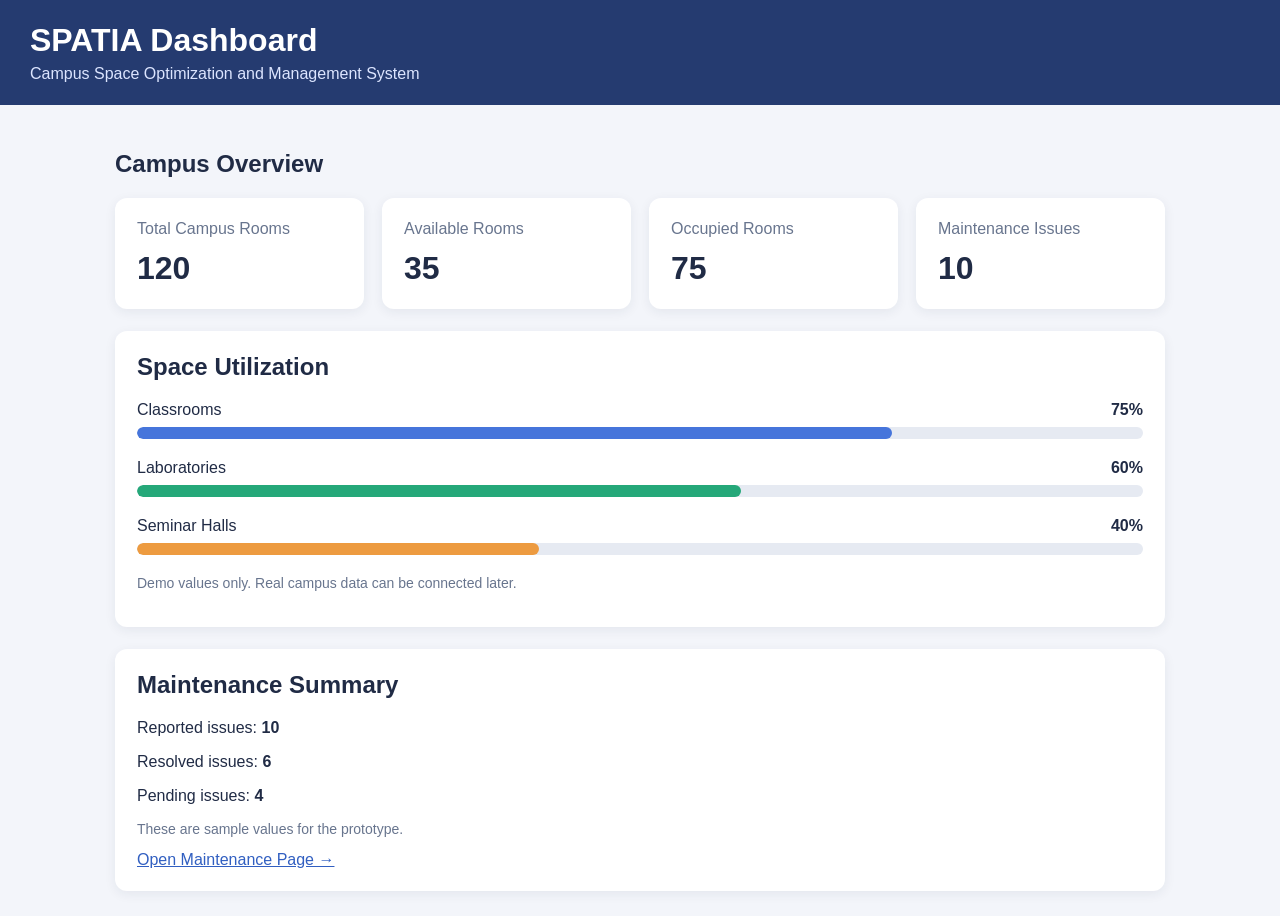
<file: member4-maintenance/dashboard.html>
<!DOCTYPE html>
<html lang="en">
<head>
  <meta charset="UTF-8">
  <meta name="viewport" content="width=device-width, initial-scale=1.0">
  <title>SPATIA | Dashboard</title>
  <style>
    * { box-sizing: border-box; }
    body {
      margin: 0;
      font-family: Arial, sans-serif;
      background: #f3f5fa;
      color: #202b45;
    }
    header {
      background: #253b70;
      color: white;
      padding: 22px 30px;
    }
    header h1 { margin: 0 0 6px; }
    header p { margin: 0; color: #dce5ff; }
    main { padding: 25px; max-width: 1100px; margin: auto; }
    .cards {
      display: grid;
      grid-template-columns: repeat(auto-fit, minmax(190px, 1fr));
      gap: 18px;
    }
    .card, .panel {
      background: white;
      padding: 22px;
      border-radius: 12px;
      box-shadow: 0 3px 12px #182b4a12;
    }
    .card p { color: #68758e; margin: 0 0 12px; }
    .number { font-size: 32px; font-weight: bold; }
    .panel { margin-top: 22px; }
    .panel h2 { margin-top: 0; }
    .bar-row { margin: 20px 0; }
    .bar-label {
      display: flex;
      justify-content: space-between;
      margin-bottom: 8px;
    }
    .track { height: 12px; background: #e6eaf2; border-radius: 8px; overflow: hidden; }
    .fill { height: 100%; border-radius: 8px; }
    .blue { background: #4675db; width: 75%; }
    .green { background: #25a879; width: 60%; }
    .orange { background: #ed9b40; width: 40%; }
    .note { color: #68758e; font-size: 14px; }
    a { color: #315fc1; }
  </style>
</head>
<body>
  <header>
    <h1>SPATIA Dashboard</h1>
    <p>Campus Space Optimization and Management System</p>
  </header>

  <main>
    <h2>Campus Overview</h2>
    <section class="cards">
      <div class="card">
        <p>Total Campus Rooms</p>
        <div class="number">120</div>
      </div>
      <div class="card">
        <p>Available Rooms</p>
        <div class="number">35</div>
      </div>
      <div class="card">
        <p>Occupied Rooms</p>
        <div class="number">75</div>
      </div>
      <div class="card">
        <p>Maintenance Issues</p>
        <div class="number">10</div>
      </div>
    </section>

    <section class="panel">
      <h2>Space Utilization</h2>

      <div class="bar-row">
        <div class="bar-label">
          <span>Classrooms</span><strong>75%</strong>
        </div>
        <div class="track"><div class="fill blue"></div></div>
      </div>

      <div class="bar-row">
        <div class="bar-label">
          <span>Laboratories</span><strong>60%</strong>
        </div>
        <div class="track"><div class="fill green"></div></div>
      </div>

      <div class="bar-row">
        <div class="bar-label">
          <span>Seminar Halls</span><strong>40%</strong>
        </div>
        <div class="track"><div class="fill orange"></div></div>
      </div>

      <p class="note">
        Demo values only. Real campus data can be connected later.
      </p>
    </section>

    <section class="panel">
      <h2>Maintenance Summary</h2>
      <p>Reported issues: <strong>10</strong></p>
      <p>Resolved issues: <strong>6</strong></p>
      <p>Pending issues: <strong>4</strong></p>
      <p class="note">These are sample values for the prototype.</p>
      <a href="maintenance.html">Open Maintenance Page →</a>
    </section>
  </main>
</body>
</html>
</file>
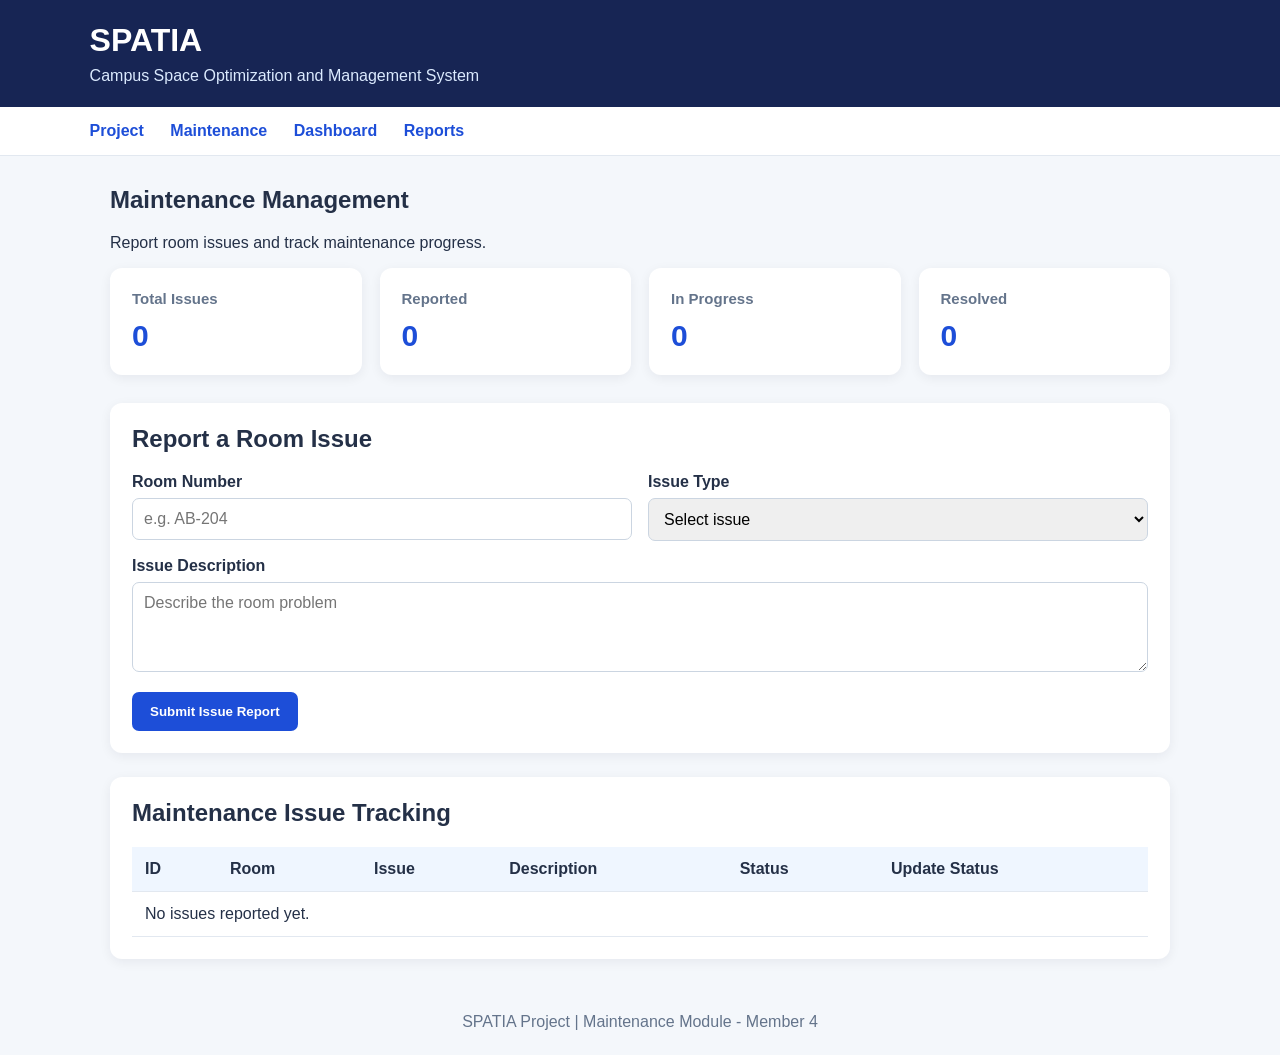
<file: member4-maintenance/maintenance.html>
<!DOCTYPE html>
<html lang="en">
<head>
    <meta charset="UTF-8">
    <meta name="viewport" content="width=device-width, initial-scale=1.0">
    <title>SPATIA - Maintenance</title>

    <style>
        * {
            box-sizing: border-box;
        }

        body {
            margin: 0;
            font-family: Arial, sans-serif;
            background: #f4f7fb;
            color: #243047;
        }

        header {
            background: #172554;
            color: white;
            padding: 22px 7%;
        }

        header h1 {
            margin: 0 0 8px;
        }

        header p {
            margin: 0;
            color: #dbeafe;
        }

        nav {
            background: white;
            padding: 15px 7%;
            border-bottom: 1px solid #e2e8f0;
        }

        nav a {
            color: #1d4ed8;
            text-decoration: none;
            margin-right: 22px;
            font-weight: bold;
        }

        main {
            max-width: 1100px;
            margin: 30px auto;
            padding: 0 20px;
        }

        .cards {
            display: grid;
            grid-template-columns: repeat(auto-fit, minmax(190px, 1fr));
            gap: 18px;
            margin-bottom: 28px;
        }

        .card, .panel {
            background: white;
            padding: 22px;
            border-radius: 12px;
            box-shadow: 0 3px 12px #0f172a10;
        }

        .card h3 {
            margin: 0 0 12px;
            font-size: 15px;
            color: #64748b;
        }

        .number {
            font-size: 30px;
            font-weight: bold;
            color: #1d4ed8;
        }

        .panel {
            margin-bottom: 24px;
        }

        h2 {
            margin-top: 0;
        }

        form {
            display: grid;
            grid-template-columns: repeat(2, minmax(0, 1fr));
            gap: 16px;
        }

        label {
            display: block;
            font-weight: bold;
            margin-bottom: 7px;
        }

        input, select, textarea {
            width: 100%;
            padding: 11px;
            border: 1px solid #cbd5e1;
            border-radius: 7px;
            font: inherit;
        }

        textarea {
            min-height: 90px;
            resize: vertical;
        }

        .full {
            grid-column: 1 / -1;
        }

        button {
            background: #1d4ed8;
            color: white;
            border: 0;
            padding: 12px 18px;
            border-radius: 7px;
            cursor: pointer;
            font-weight: bold;
        }

        button:hover {
            background: #1e40af;
        }

        .table-wrap {
            overflow-x: auto;
        }

        table {
            border-collapse: collapse;
            width: 100%;
            min-width: 600px;
        }

        th, td {
            text-align: left;
            padding: 13px;
            border-bottom: 1px solid #e2e8f0;
        }

        th {
            background: #eff6ff;
        }

        .status {
            padding: 5px 8px;
            border-radius: 6px;
            background: #fef3c7;
            color: #92400e;
        }

        footer {
            text-align: center;
            padding: 24px;
            color: #64748b;
        }

        @media (max-width: 600px) {
            form {
                grid-template-columns: 1fr;
            }

            .full {
                grid-column: auto;
            }

            nav a {
                display: inline-block;
                margin-bottom: 8px;
            }
        }
    </style>
</head>

<body>
    <header>
        <h1>SPATIA</h1>
        <p>Campus Space Optimization and Management System</p>
    </header>

    <nav>
        <a href="../README.md">Project</a>
        <a href="maintenance.html">Maintenance</a>
        <a href="dashboard.html">Dashboard</a>
        <a href="reports.html">Reports</a>
    </nav>

    <main>
        <h2>Maintenance Management</h2>
        <p>Report room issues and track maintenance progress.</p>

        <section class="cards">
            <div class="card">
                <h3>Total Issues</h3>
                <div class="number" id="totalIssues">0</div>
            </div>

            <div class="card">
                <h3>Reported</h3>
                <div class="number" id="reportedIssues">0</div>
            </div>

            <div class="card">
                <h3>In Progress</h3>
                <div class="number" id="progressIssues">0</div>
            </div>

            <div class="card">
                <h3>Resolved</h3>
                <div class="number" id="resolvedIssues">0</div>
            </div>
        </section>

        <section class="panel">
            <h2>Report a Room Issue</h2>

            <form id="issueForm">
                <div>
                    <label for="room">Room Number</label>
                    <input id="room" required placeholder="e.g. AB-204">
                </div>

                <div>
                    <label for="issueType">Issue Type</label>
                    <select id="issueType" required>
                        <option value="">Select issue</option>
                        <option>Projector</option>
                        <option>Chair or Table</option>
                        <option>Lighting</option>
                        <option>Air Conditioning</option>
                        <option>Computer</option>
                        <option>Other</option>
                    </select>
                </div>

                <div class="full">
                    <label for="description">Issue Description</label>
                    <textarea id="description" required
                        placeholder="Describe the room problem"></textarea>
                </div>

                <div class="full">
                    <button type="submit">Submit Issue Report</button>
                </div>
            </form>
        </section>

        <section class="panel">
            <h2>Maintenance Issue Tracking</h2>

            <div class="table-wrap">
                <table>
                    <thead>
                        <tr>
                            <th>ID</th>
                            <th>Room</th>
                            <th>Issue</th>
                            <th>Description</th>
                            <th>Status</th>
                            <th>Update Status</th>
                        </tr>
                    </thead>

                    <tbody id="issueList">
                        <tr>
                            <td colspan="6">No issues reported yet.</td>
                        </tr>
                    </tbody>
                </table>
            </div>
        </section>
    </main>

    <footer>
        SPATIA Project | Maintenance Module - Member 4
    </footer>

    <script>
        let issues = [];
        let nextId = 1;

        const form = document.getElementById("issueForm");

        form.addEventListener("submit", function(event) {
            event.preventDefault();

            const issue = {
                id: nextId++,
                room: document.getElementById("room").value.trim(),
                type: document.getElementById("issueType").value,
                description: document.getElementById("description").value.trim(),
                status: "Reported"
            };

            issues.push(issue);
            form.reset();
            renderIssues();
        });

        function updateStatus(id, status) {
            const issue = issues.find(item => item.id === id);

            if (issue) {
                issue.status = status;
                renderIssues();
            }
        }

        function renderIssues() {
            const list = document.getElementById("issueList");

            document.getElementById("totalIssues").textContent =
                issues.length;

            document.getElementById("reportedIssues").textContent =
                issues.filter(i => i.status === "Reported").length;

            document.getElementById("progressIssues").textContent =
                issues.filter(i => i.status === "In Progress").length;

            document.getElementById("resolvedIssues").textContent =
                issues.filter(i => i.status === "Resolved").length;

            list.replaceChildren();

            if (issues.length === 0) {
                const row = list.insertRow();
                const cell = row.insertCell();
                cell.colSpan = 6;
                cell.textContent = "No issues reported yet.";
                return;
            }

            issues.forEach(issue => {
                const row = list.insertRow();

                [
                    issue.id,
                    issue.room,
                    issue.type,
                    issue.description
                ].forEach(value => {
                    const cell = row.insertCell();
                    cell.textContent = value;
                });

                const statusCell = row.insertCell();
                const badge = document.createElement("span");
                badge.className = "status";
                badge.textContent = issue.status;
                statusCell.appendChild(badge);

                const actionCell = row.insertCell();
                const select = document.createElement("select");

                ["Reported", "In Progress", "Resolved"].forEach(status => {
                    const option = document.createElement("option");
                    option.value = status;
                    option.textContent = status;
                    option.selected = issue.status === status;
                    select.appendChild(option);
                });

                select.addEventListener("change", function() {
                    updateStatus(issue.id, this.value);
                });

                actionCell.appendChild(select);
            });
        }
    </script>
</body>
</html>
</file>
